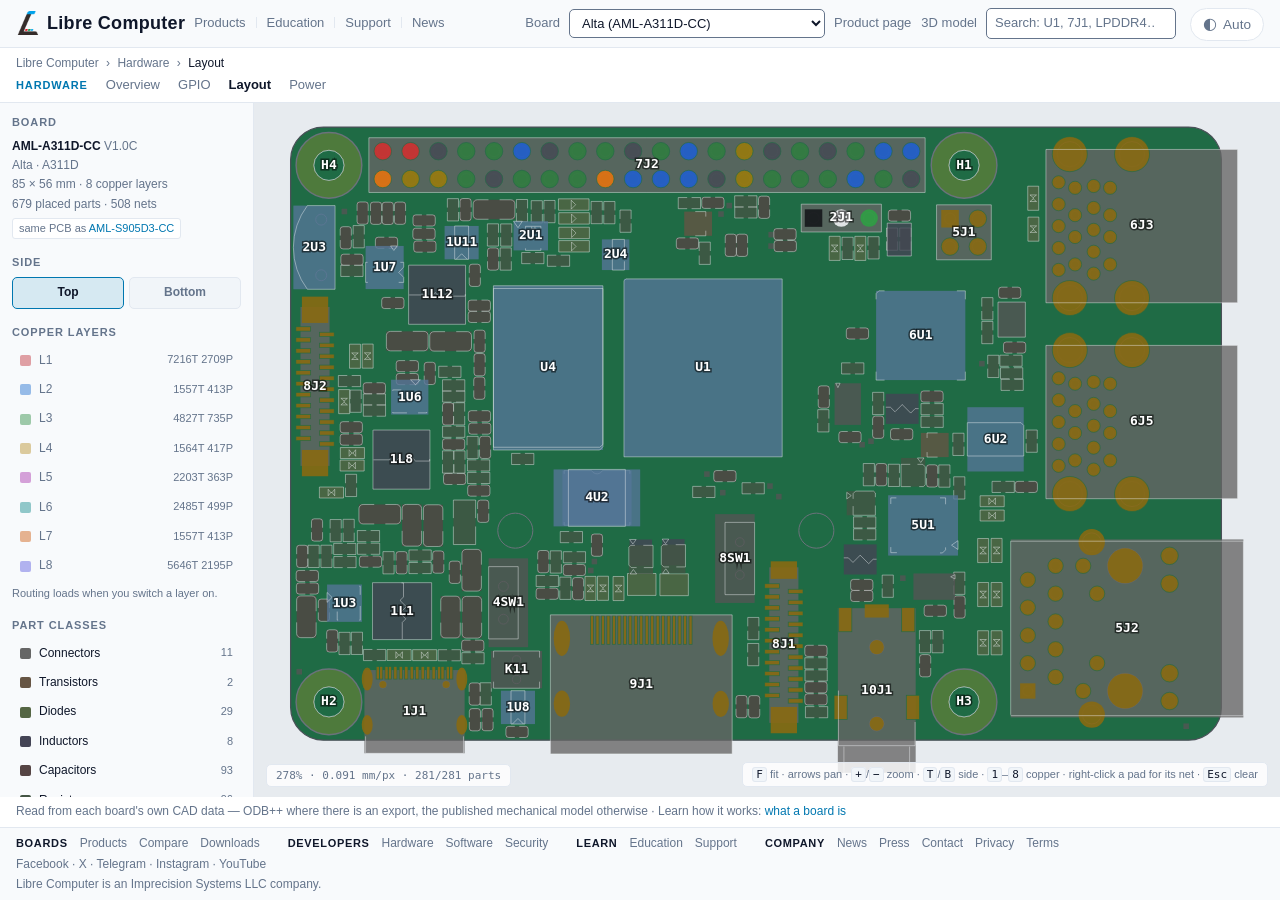
<file: index.html>
<!DOCTYPE html>
<html lang="en">
<head>
<meta charset="utf-8">
<!-- Scripts from this site only, plus the inline theme snippet by its sha256
     (tools/check-kit.py recomputes it); data, styles and images same-origin,
     data: for the kit's logo. GitHub Pages sets no headers, so it is a meta. -->
<meta http-equiv="Content-Security-Policy" content="default-src 'self'; script-src 'self' 'sha256-oHIc59mqgn9ICn5smlJlKAoSorMm9lRvLXPlZJXSqW8='; style-src 'self' 'unsafe-inline'; img-src 'self' data:; object-src 'none'; base-uri 'none'; form-action 'none'">
<meta name="referrer" content="strict-origin-when-cross-origin">
<meta name="viewport" content="width=device-width, initial-scale=1">
<title>Libre Computer Board Layout</title>
<meta name="description" content="Interactive PCB placement and routing viewer for Libre Computer single-board computers — every part, footprint, net and copper layer, read from the boards' own CAD data.">
<!-- og -->
<meta property="og:type" content="website">
<meta property="og:site_name" content="Libre Computer">
<meta property="og:title" content="Libre Computer Board Layout">
<meta property="og:description" content="Interactive PCB placement and routing viewer for Libre Computer single-board computers — every part, footprint, net and copper layer, read from the boards' own CAD data.">
<meta property="og:url" content="https://layout.hardware.libre.computer/">
<meta property="og:image" content="https://libre.computer/images/ogImage.webp">
<meta name="twitter:card" content="summary_large_image">
<!-- /og -->
<link rel="canonical" href="https://layout.hardware.libre.computer/">
<link rel="icon" href="data:,">
<link rel="stylesheet" href="css/lc-kit.css">
<link rel="stylesheet" href="css/style.css">
<!-- Sets the theme before first paint, so a dark visitor never sees a white
     flash. Must stay inline and must stay ahead of the stylesheets; the copy
     is checked by tools/lc-ui-kit/sync.py against HEAD_SNIPPET in lc-kit.js. -->
<script>try{var q=new URLSearchParams(location.search),e=q.get("embed")==="1",t=e&&q.get("theme");if(e)document.documentElement.classList.add("lc-embed");var p=t==="light"||t==="dark"?t:localStorage.getItem("theme")||"auto";if(p==="dark"||(p==="auto"&&matchMedia("(prefers-color-scheme: dark)").matches))document.documentElement.classList.add("dark")}catch(x){}</script>
</head>
<body>
<a class="lc-skip" href="#main">Skip to content</a>

<header class="lc-topbar">
  <div class="lc-brand">
    <a class="lc-brand-name" href="https://libre.computer">Libre Computer</a>
    <nav class="lc-sites" aria-label="Libre Computer sites">
      <a class="lc-site" href="https://libre.computer/products/">Products</a>
      <a class="lc-site" href="https://education.libre.computer/">Education</a>
      <a class="lc-site" href="https://hub.libre.computer/">Support</a>
      <a class="lc-site" href="https://libre.computer/news/">News</a>
    </nav>
  </div>
  <div class="lc-controls">
    <label for="board-select">Board</label>
    <select id="board-select" aria-label="Select board"></select>
    <input id="search" type="search" placeholder="Search: U1, 7J1, LPDDR4…" autocomplete="off" spellcheck="false" aria-label="Search by reference designator or footprint">
  </div>
</header>
<nav class="lc-subnav" aria-label="Hardware">
    <div class="lc-subnav-sites">
      <nav class="lc-crumbs" aria-label="Breadcrumb"><a href="https://libre.computer/">Libre Computer</a> <span aria-hidden="true">›</span> <a href="https://hardware.libre.computer/">Hardware</a> <span aria-hidden="true">›</span> <span aria-current="page">Layout</span></nav>
      <script type="application/ld+json">{"@context": "https://schema.org", "@type": "BreadcrumbList", "itemListElement": [{"@type": "ListItem", "position": 1, "name": "Libre Computer", "item": "https://libre.computer/"}, {"@type": "ListItem", "position": 2, "name": "Hardware", "item": "https://hardware.libre.computer/"}, {"@type": "ListItem", "position": 3, "name": "Layout", "item": "https://layout.hardware.libre.computer/"}]}</script>
      <span class="lc-subnav-label">Hardware</span>
      <a href="https://hardware.libre.computer/">Overview</a>
      <a data-lc-site href="https://gpio.hardware.libre.computer/">GPIO</a>
      <a href="https://layout.hardware.libre.computer/" aria-current="true">Layout</a>
      <a data-lc-site href="https://power.hardware.libre.computer/">Power</a>
    </div>
</nav>

<div class="lc-notices" id="notices"></div>

<main class="lc-main" id="main">
  <h1 class="lc-vh">Board layout</h1>
  <aside class="lc-panel" id="sidebar">
    <h3>Board</h3>
    <div id="board-meta"></div>

    <h3>Side</h3>
    <div class="lc-seg" id="side-seg" role="group" aria-label="Board side"></div>

    <h3>Copper layers</h3>
    <div id="copper-toggles"></div>
    <p id="copper-note"></p>

    <h3>Part classes</h3>
    <div id="cat-toggles"></div>

    <h3>Parts</h3>
    <div id="comp-list" role="listbox" tabindex="0" aria-label="Placed parts"></div>
    <div id="detail"></div>
    <p id="announce" class="lc-vh" role="status"></p>

    <!-- The parts list as plain HTML, drawn in by tools/render.mjs (and
         redrawn by js/app.js on a change of board): js/parts.js -->
    <h3>Parts list</h3>
    <div id="parts-text"><details class="parts-text"><summary>Boards</summary><p>Interactive PCB placement and routing viewer for Libre Computer single-board computers — every part, footprint, net and copper layer, read from the boards&#39; own CAD data.</p><ul><li><a href="/aml-s905x-cc/">Le Potato (AML-S905X-CC)</a> S905X, 84 × 56 mm</li><li><a href="/aml-s905x-cc-v2/">Sweet Potato (AML-S905X-CC-V2)</a> S905X, 85 × 56 mm</li><li><a href="/aml-s805x-ac/">La Frite (AML-S805X-AC)</a> S805X, 56 × 65 mm</li><li><a href="/aml-s805x-ac-v2/">Das Frite (AML-S805X-AC-V2)</a> S805X, 56 × 65 mm</li><li><a href="/aml-a311d-cc/">Alta (AML-A311D-CC)</a> A311D, 85 × 56 mm</li><li><a href="/aml-s905d3-cc/">Solitude (AML-S905D3-CC)</a> S905D3, 85 × 56 mm</li><li><a href="/roc-rk3328-cc/">Renegade (ROC-RK3328-CC)</a> RK3328, 85 × 56 mm</li><li><a href="/all-h3-cc/">Tritium (ALL-H3-CC)</a> H2+/H3/H5, 84 × 56 mm</li></ul></details></div><!-- /parts -->
  </aside>

  <!-- Focusable so the keys pan and zoom it; the parts themselves are picked
       from the Parts list, which is the drawing's keyboard route -->
  <div id="stage" tabindex="0" role="region" aria-label="Board drawing" aria-describedby="keys">
    <canvas id="canvas" aria-hidden="true"></canvas>
    <div id="tooltip" class="lc-tooltip" hidden></div>
    <div id="hud"></div>
    <!-- The copper and net parts are filled in per board: the layer count
         differs (6 or 8), and the board imported from a mechanical model has
         neither, where this used to promise both and contradict the sidebar's
         own "This export carries no copper layers". -->
    <div id="keys"></div>
    <div id="spinner" hidden></div>
  </div>
</main>

<p class="lc-page-note">Read from each board's own CAD data — ODB++ where there is an export,
  the published mechanical model otherwise ·
  Learn how it works: <a href="https://education.libre.computer/modules/what-a-board-is/">what a board is</a></p>
<footer class="lc-footer">
  <nav class="lc-footer-links" aria-label="Libre Computer">
    <div class="lc-footer-group"><span class="lc-footer-head">Boards</span><a href="https://libre.computer/products/">Products</a><a href="https://libre.computer/compare/">Compare</a><a href="https://libre.computer/downloads/">Downloads</a></div>
    <div class="lc-footer-group"><span class="lc-footer-head">Developers</span><a href="https://hardware.libre.computer/">Hardware</a><a href="https://software.libre.computer/">Software</a><a href="https://libre.computer/security/">Security</a></div>
    <div class="lc-footer-group"><span class="lc-footer-head">Learn</span><a href="https://education.libre.computer/">Education</a><a href="https://hub.libre.computer/">Support</a></div>
    <div class="lc-footer-group"><span class="lc-footer-head">Company</span><a href="https://libre.computer/news/">News</a><a href="https://libre.computer/press/">Press</a><a href="https://libre.computer/#contact">Contact</a><a href="https://libre.computer/privacy/">Privacy</a><a href="https://libre.computer/terms/">Terms</a></div>
  </nav>
  <p class="lc-footer-social"><a href="https://facebook.com/librecomputer" rel="noopener">Facebook</a> &middot; <a href="https://x.com/LibreComputer" rel="noopener">X</a> &middot; <a href="https://t.me/libre_computer" rel="noopener">Telegram</a> &middot; <a href="https://www.instagram.com/librecomputer/" rel="noopener">Instagram</a> &middot; <a href="https://www.youtube.com/c/LibreComputer" rel="noopener">YouTube</a></p>
  <p class="lc-footer-company">Libre Computer is an <a href="https://imprecisionsystems.com/" rel="noopener">Imprecision Systems LLC</a> company.</p>
</footer>

<script type="module" src="js/app.js"></script>
</body>
</html>
</file>
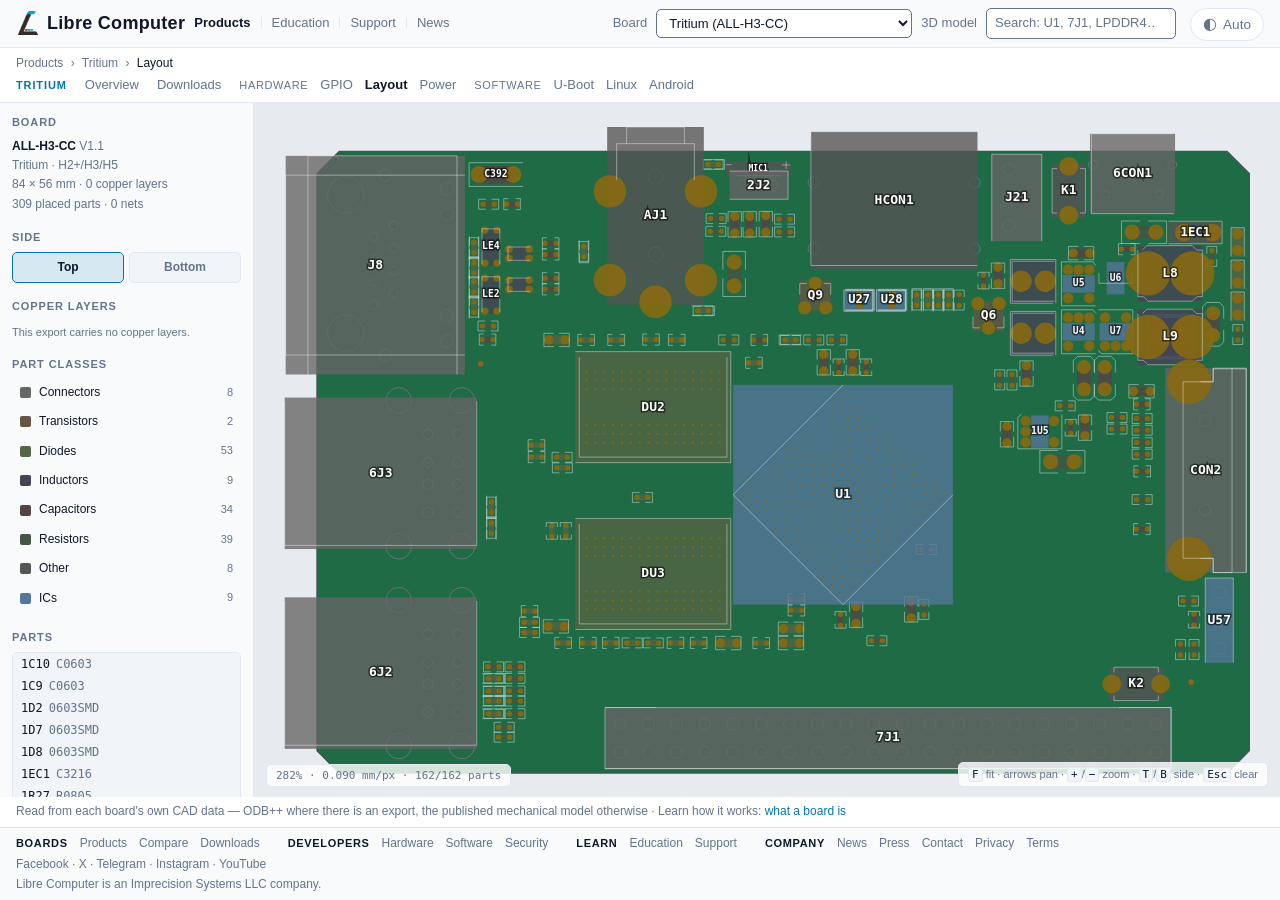
<file: all-h3-cc/index.html>
<!DOCTYPE html>
<html lang="en">
<head>
<meta charset="utf-8">
<!-- Scripts from this site only, plus the inline theme snippet by its sha256
     (tools/check-kit.py recomputes it); data, styles and images same-origin,
     data: for the kit's logo. GitHub Pages sets no headers, so it is a meta. -->
<meta http-equiv="Content-Security-Policy" content="default-src 'self'; script-src 'self' 'sha256-oHIc59mqgn9ICn5smlJlKAoSorMm9lRvLXPlZJXSqW8='; style-src 'self' 'unsafe-inline'; img-src 'self' data:; object-src 'none'; base-uri 'none'; form-action 'none'">
<meta name="referrer" content="strict-origin-when-cross-origin">
<meta name="viewport" content="width=device-width, initial-scale=1">
<title>Tritium (ALL-H3-CC) Board Layout — Libre Computer</title>
<meta name="description" content="Tritium (ALL-H3-CC) PCB layout, 84 × 56 mm: its connectors and main parts by reference designator, and an interactive viewer of every part&#39;s placement, read from the board&#39;s own CAD data.">
<!-- og -->
<meta property="og:type" content="website">
<meta property="og:site_name" content="Libre Computer">
<meta property="og:title" content="Tritium (ALL-H3-CC) Board Layout — Libre Computer">
<meta property="og:description" content="Tritium (ALL-H3-CC) PCB layout, 84 × 56 mm: its connectors and main parts by reference designator, and an interactive viewer of every part's placement, read from the board's own CAD data.">
<meta property="og:url" content="https://layout.hardware.libre.computer/all-h3-cc/">
<meta property="og:image" content="https://libre.computer/images/ogImage.webp">
<meta name="twitter:card" content="summary_large_image">
<!-- /og -->
<link rel="canonical" href="https://layout.hardware.libre.computer/all-h3-cc/">
<link rel="icon" href="data:,">
<link rel="stylesheet" href="../css/lc-kit.css">
<link rel="stylesheet" href="../css/style.css">
<!-- Sets the theme before first paint, so a dark visitor never sees a white
     flash. Must stay inline and must stay ahead of the stylesheets; the copy
     is checked by tools/lc-ui-kit/sync.py against HEAD_SNIPPET in lc-kit.js. -->
<script>try{var q=new URLSearchParams(location.search),e=q.get("embed")==="1",t=e&&q.get("theme");if(e)document.documentElement.classList.add("lc-embed");var p=t==="light"||t==="dark"?t:localStorage.getItem("theme")||"auto";if(p==="dark"||(p==="auto"&&matchMedia("(prefers-color-scheme: dark)").matches))document.documentElement.classList.add("dark")}catch(x){}</script>
</head>
<body data-board="all-h3-cc">
<a class="lc-skip" href="#main">Skip to content</a>

<header class="lc-topbar">
  <div class="lc-brand">
    <a class="lc-brand-name" href="https://libre.computer">Libre Computer</a>
    <nav class="lc-sites" aria-label="Libre Computer sites">
      <a class="lc-site" href="https://libre.computer/products/" aria-current="true">Products</a>
      <a class="lc-site" href="https://education.libre.computer/">Education</a>
      <a class="lc-site" href="https://hub.libre.computer/">Support</a>
      <a class="lc-site" href="https://libre.computer/news/">News</a>
    </nav>
  </div>
  <div class="lc-controls">
    <label for="board-select">Board</label>
    <select id="board-select" aria-label="Select board"></select>
    <input id="search" type="search" placeholder="Search: U1, 7J1, LPDDR4…" autocomplete="off" spellcheck="false" aria-label="Search by reference designator or footprint">
  </div>
</header>
<nav class="lc-subnav" aria-label="Hardware">
    <div class="lc-subnav-sites">
      <nav class="lc-crumbs" aria-label="Breadcrumb"><a href="https://libre.computer/products/">Products</a> <span aria-hidden="true">›</span> <a href="https://libre.computer/products/all-h3-cc/">Tritium</a> <span aria-hidden="true">›</span> <span aria-current="page">Layout</span></nav>
      <script type="application/ld+json">{"@context": "https://schema.org", "@type": "BreadcrumbList", "itemListElement": [{"@type": "ListItem", "position": 1, "name": "Products", "item": "https://libre.computer/products/"}, {"@type": "ListItem", "position": 2, "name": "Tritium", "item": "https://libre.computer/products/all-h3-cc/"}, {"@type": "ListItem", "position": 3, "name": "Layout", "item": "https://layout.hardware.libre.computer/all-h3-cc/"}]}</script>
      <span class="lc-subnav-label">Tritium</span>
      <a href="https://libre.computer/products/all-h3-cc/">Overview</a>
      <a href="https://libre.computer/downloads/all-h3-cc/">Downloads</a>
      <span class="lc-board-group"><span class="lc-board-group-label">Hardware</span> <a href="https://gpio.hardware.libre.computer/?board=all-h3-cc">GPIO</a> <a href="https://layout.hardware.libre.computer/all-h3-cc/" aria-current="page">Layout</a> <a href="https://power.hardware.libre.computer/all-h3-cc/">Power</a></span>
      <span class="lc-board-group"><span class="lc-board-group-label">Software</span> <a href="https://u-boot.software.libre.computer/features/all-h3-cc/">U-Boot</a> <a href="https://linux.software.libre.computer/features/all-h3-cc/">Linux</a> <a href="https://android.software.libre.computer/features/all-h3-cc/">Android</a></span>
    </div>
</nav>

<div class="lc-notices" id="notices"></div>

<main class="lc-main" id="main">
  <h1 class="lc-vh">Tritium (ALL-H3-CC) board layout</h1>
  <aside class="lc-panel" id="sidebar">
    <h3>Board</h3>
    <div id="board-meta"></div>

    <h3>Side</h3>
    <div class="lc-seg" id="side-seg" role="group" aria-label="Board side"></div>

    <h3>Copper layers</h3>
    <div id="copper-toggles"></div>
    <p id="copper-note"></p>

    <h3>Part classes</h3>
    <div id="cat-toggles"></div>

    <h3>Parts</h3>
    <div id="comp-list" role="listbox" tabindex="0" aria-label="Placed parts"></div>
    <div id="detail"></div>
    <p id="announce" class="lc-vh" role="status"></p>

    <!-- The parts list as plain HTML, drawn in by tools/render.mjs (and
         redrawn by js/app.js on a change of board): js/parts.js -->
    <h3>Parts list</h3>
    <div id="parts-text"><details class="parts-text"><summary>Tritium (ALL-H3-CC): connectors and main parts</summary><p>Tritium (ALL-H3-CC): revision V1.1, H2+/H3/H5 SoC, 84 × 56 mm, no copper layers in this export, 309 placed parts.</p><table class="lc-table parts-table"><caption>Connectors (10)</caption><thead><tr><th scope="col">Ref</th><th scope="col">Part</th><th scope="col">Side</th></tr></thead><tbody><tr><th scope="row">2J2</th><td><span class="fp">CN-2P54-2P, 2 pins</span></td><td>Top</td></tr><tr><th scope="row">4CON1</th><td><span class="fp">30P-0.4MM-M, 30 pins</span></td><td>Bottom</td></tr><tr><th scope="row">6CON1</th><td><span class="fp">USB-MICRO-DIP, 11 pins</span></td><td>Top</td></tr><tr><th scope="row">6J2</th><td><span class="fp">GXK-12USB, 12 pins</span></td><td>Top</td></tr><tr><th scope="row">6J3</th><td><span class="fp">GXK-12USB, 12 pins</span></td><td>Top</td></tr><tr><th scope="row">7J1</th><td><span class="fp">CN-2P00-2X20P, 40 pins</span></td><td>Top</td></tr><tr><th scope="row">CON2</th><td><span class="fp">FPC24PIN_0_5MM_TOP, 26 pins</span></td><td>Top</td></tr><tr><th scope="row">CON11</th><td><span class="fp">TFCARD, 15 pins</span></td><td>Bottom</td></tr><tr><th scope="row">J8</th><td><span class="fp">RJ-45B, 16 pins</span></td><td>Top</td></tr><tr><th scope="row">J21</th><td><span class="fp">CN-2P54-3P, 3 pins</span></td><td>Top</td></tr></tbody></table><table class="lc-table parts-table"><caption>ICs (9)</caption><thead><tr><th scope="col">Ref</th><th scope="col">Part</th><th scope="col">Side</th></tr></thead><tbody><tr><th scope="row">1U5</th><td><span class="fp">SOT23-5, 5 pins</span></td><td>Top</td></tr><tr><th scope="row">U1</th><td><span class="fp">BGA347P0_65B14X14, 347 pins</span></td><td>Top</td></tr><tr><th scope="row">U4</th><td><span class="fp">SOT23-5, 5 pins</span></td><td>Top</td></tr><tr><th scope="row">U5</th><td><span class="fp">SOT23-5, 5 pins</span></td><td>Top</td></tr><tr><th scope="row">U6</th><td><span class="fp">SOT23-6, 6 pins</span></td><td>Top</td></tr><tr><th scope="row">U7</th><td><span class="fp">SOT23-5, 5 pins</span></td><td>Top</td></tr><tr><th scope="row">U27</th><td><span class="fp">RCLAMP0524P, 10 pins</span></td><td>Top</td></tr><tr><th scope="row">U28</th><td><span class="fp">RCLAMP0524P, 10 pins</span></td><td>Top</td></tr><tr><th scope="row">U57</th><td><span class="fp">DIP-IR, 3 pins</span></td><td>Top</td></tr></tbody></table></details></div><!-- /parts -->
  </aside>

  <!-- Focusable so the keys pan and zoom it; the parts themselves are picked
       from the Parts list, which is the drawing's keyboard route -->
  <div id="stage" tabindex="0" role="region" aria-label="Board drawing" aria-describedby="keys">
    <canvas id="canvas" aria-hidden="true"></canvas>
    <div id="tooltip" class="lc-tooltip" hidden></div>
    <div id="hud"></div>
    <!-- The copper and net parts are filled in per board: the layer count
         differs (6 or 8), and the board imported from a mechanical model has
         neither, where this used to promise both and contradict the sidebar's
         own "This export carries no copper layers". -->
    <div id="keys"></div>
    <div id="spinner" hidden></div>
  </div>
</main>

<p class="lc-page-note">Read from each board's own CAD data — ODB++ where there is an export,
  the published mechanical model otherwise ·
  Learn how it works: <a href="https://education.libre.computer/modules/what-a-board-is/">what a board is</a></p>
<footer class="lc-footer">
  <nav class="lc-footer-links" aria-label="Libre Computer">
    <div class="lc-footer-group"><span class="lc-footer-head">Boards</span><a href="https://libre.computer/products/">Products</a><a href="https://libre.computer/compare/">Compare</a><a href="https://libre.computer/downloads/">Downloads</a></div>
    <div class="lc-footer-group"><span class="lc-footer-head">Developers</span><a href="https://hardware.libre.computer/">Hardware</a><a href="https://software.libre.computer/">Software</a><a href="https://libre.computer/security/">Security</a></div>
    <div class="lc-footer-group"><span class="lc-footer-head">Learn</span><a href="https://education.libre.computer/">Education</a><a href="https://hub.libre.computer/">Support</a></div>
    <div class="lc-footer-group"><span class="lc-footer-head">Company</span><a href="https://libre.computer/news/">News</a><a href="https://libre.computer/press/">Press</a><a href="https://libre.computer/#contact">Contact</a><a href="https://libre.computer/privacy/">Privacy</a><a href="https://libre.computer/terms/">Terms</a></div>
  </nav>
  <p class="lc-footer-social"><a href="https://facebook.com/librecomputer" rel="noopener">Facebook</a> &middot; <a href="https://x.com/LibreComputer" rel="noopener">X</a> &middot; <a href="https://t.me/libre_computer" rel="noopener">Telegram</a> &middot; <a href="https://www.instagram.com/librecomputer/" rel="noopener">Instagram</a> &middot; <a href="https://www.youtube.com/c/LibreComputer" rel="noopener">YouTube</a></p>
  <p class="lc-footer-company">Libre Computer is an <a href="https://imprecisionsystems.com/" rel="noopener">Imprecision Systems LLC</a> company.</p>
</footer>

<script type="module" src="../js/app.js"></script>
</body>
</html>
</file>
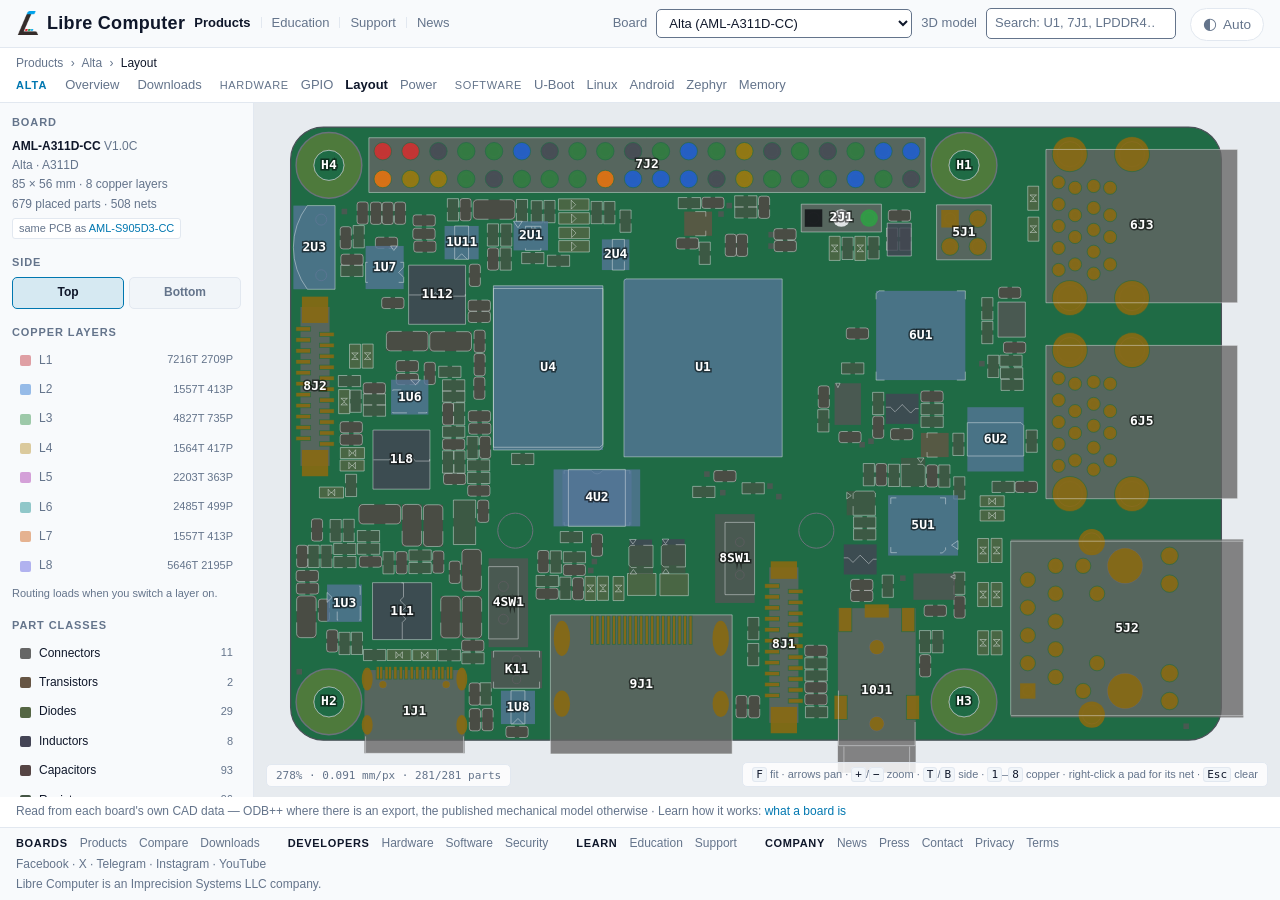
<file: aml-a311d-cc/index.html>
<!DOCTYPE html>
<html lang="en">
<head>
<meta charset="utf-8">
<!-- Scripts from this site only, plus the inline theme snippet by its sha256
     (tools/check-kit.py recomputes it); data, styles and images same-origin,
     data: for the kit's logo. GitHub Pages sets no headers, so it is a meta. -->
<meta http-equiv="Content-Security-Policy" content="default-src 'self'; script-src 'self' 'sha256-oHIc59mqgn9ICn5smlJlKAoSorMm9lRvLXPlZJXSqW8='; style-src 'self' 'unsafe-inline'; img-src 'self' data:; object-src 'none'; base-uri 'none'; form-action 'none'">
<meta name="referrer" content="strict-origin-when-cross-origin">
<meta name="viewport" content="width=device-width, initial-scale=1">
<title>Alta (AML-A311D-CC) Board Layout — Libre Computer</title>
<meta name="description" content="Alta (AML-A311D-CC) PCB layout, 85 × 56 mm: its connectors and main parts by reference designator, and an interactive viewer of every part&#39;s placement and copper routing, read from the board&#39;s own CAD data.">
<!-- og -->
<meta property="og:type" content="website">
<meta property="og:site_name" content="Libre Computer">
<meta property="og:title" content="Alta (AML-A311D-CC) Board Layout — Libre Computer">
<meta property="og:description" content="Alta (AML-A311D-CC) PCB layout, 85 × 56 mm: its connectors and main parts by reference designator, and an interactive viewer of every part's placement and copper routing, read from the board's own CAD data.">
<meta property="og:url" content="https://layout.hardware.libre.computer/aml-a311d-cc/">
<meta property="og:image" content="https://libre.computer/images/ogImage.webp">
<meta name="twitter:card" content="summary_large_image">
<!-- /og -->
<link rel="canonical" href="https://layout.hardware.libre.computer/aml-a311d-cc/">
<link rel="icon" href="data:,">
<link rel="stylesheet" href="../css/lc-kit.css">
<link rel="stylesheet" href="../css/style.css">
<!-- Sets the theme before first paint, so a dark visitor never sees a white
     flash. Must stay inline and must stay ahead of the stylesheets; the copy
     is checked by tools/lc-ui-kit/sync.py against HEAD_SNIPPET in lc-kit.js. -->
<script>try{var q=new URLSearchParams(location.search),e=q.get("embed")==="1",t=e&&q.get("theme");if(e)document.documentElement.classList.add("lc-embed");var p=t==="light"||t==="dark"?t:localStorage.getItem("theme")||"auto";if(p==="dark"||(p==="auto"&&matchMedia("(prefers-color-scheme: dark)").matches))document.documentElement.classList.add("dark")}catch(x){}</script>
</head>
<body data-board="aml-a311d-cc">
<a class="lc-skip" href="#main">Skip to content</a>

<header class="lc-topbar">
  <div class="lc-brand">
    <a class="lc-brand-name" href="https://libre.computer">Libre Computer</a>
    <nav class="lc-sites" aria-label="Libre Computer sites">
      <a class="lc-site" href="https://libre.computer/products/" aria-current="true">Products</a>
      <a class="lc-site" href="https://education.libre.computer/">Education</a>
      <a class="lc-site" href="https://hub.libre.computer/">Support</a>
      <a class="lc-site" href="https://libre.computer/news/">News</a>
    </nav>
  </div>
  <div class="lc-controls">
    <label for="board-select">Board</label>
    <select id="board-select" aria-label="Select board"></select>
    <input id="search" type="search" placeholder="Search: U1, 7J1, LPDDR4…" autocomplete="off" spellcheck="false" aria-label="Search by reference designator or footprint">
  </div>
</header>
<nav class="lc-subnav" aria-label="Hardware">
    <div class="lc-subnav-sites">
      <nav class="lc-crumbs" aria-label="Breadcrumb"><a href="https://libre.computer/products/">Products</a> <span aria-hidden="true">›</span> <a href="https://libre.computer/products/aml-a311d-cc/">Alta</a> <span aria-hidden="true">›</span> <span aria-current="page">Layout</span></nav>
      <script type="application/ld+json">{"@context": "https://schema.org", "@type": "BreadcrumbList", "itemListElement": [{"@type": "ListItem", "position": 1, "name": "Products", "item": "https://libre.computer/products/"}, {"@type": "ListItem", "position": 2, "name": "Alta", "item": "https://libre.computer/products/aml-a311d-cc/"}, {"@type": "ListItem", "position": 3, "name": "Layout", "item": "https://layout.hardware.libre.computer/aml-a311d-cc/"}]}</script>
      <span class="lc-subnav-label">Alta</span>
      <a href="https://libre.computer/products/aml-a311d-cc/">Overview</a>
      <a href="https://libre.computer/downloads/aml-a311d-cc/">Downloads</a>
      <span class="lc-board-group"><span class="lc-board-group-label">Hardware</span> <a href="https://gpio.hardware.libre.computer/aml-a311d-cc/">GPIO</a> <a href="https://layout.hardware.libre.computer/aml-a311d-cc/" aria-current="page">Layout</a> <a href="https://power.hardware.libre.computer/aml-a311d-cc/">Power</a></span>
      <span class="lc-board-group"><span class="lc-board-group-label">Software</span> <a href="https://u-boot.software.libre.computer/features/aml-a311d-cc/">U-Boot</a> <a href="https://linux.software.libre.computer/features/aml-a311d-cc/">Linux</a> <a href="https://android.software.libre.computer/features/aml-a311d-cc/">Android</a> <a href="https://zephyr.software.libre.computer/features/aml-a311d-cc/">Zephyr</a> <a href="https://memory.software.libre.computer/amlogic/?dram=2048">Memory</a></span>
    </div>
</nav>

<div class="lc-notices" id="notices"></div>

<main class="lc-main" id="main">
  <h1 class="lc-vh">Alta (AML-A311D-CC) board layout</h1>
  <aside class="lc-panel" id="sidebar">
    <h3>Board</h3>
    <div id="board-meta"></div>

    <h3>Side</h3>
    <div class="lc-seg" id="side-seg" role="group" aria-label="Board side"></div>

    <h3>Copper layers</h3>
    <div id="copper-toggles"></div>
    <p id="copper-note"></p>

    <h3>Part classes</h3>
    <div id="cat-toggles"></div>

    <h3>Parts</h3>
    <div id="comp-list" role="listbox" tabindex="0" aria-label="Placed parts"></div>
    <div id="detail"></div>
    <p id="announce" class="lc-vh" role="status"></p>

    <!-- The parts list as plain HTML, drawn in by tools/render.mjs (and
         redrawn by js/app.js on a change of board): js/parts.js -->
    <h3>Parts list</h3>
    <div id="parts-text"><details class="parts-text"><summary>Alta (AML-A311D-CC): connectors and main parts</summary><p>Alta (AML-A311D-CC): revision V1.0C, A311D SoC, 85 × 56 mm, 8 copper layers, 679 placed parts, 508 nets.</p><table class="lc-table parts-table"><caption>Connectors (13)</caption><thead><tr><th scope="col">Ref</th><th scope="col">Part</th><th scope="col">Side</th></tr></thead><tbody><tr><th scope="row">1J1</th><td><span class="fp">TYPE-C_SOCKET_16, 22 pins</span></td><td>Top</td></tr><tr><th scope="row">2J1</th><td><span class="fp">CON3-2.54MM, 3 pins</span></td><td>Top</td></tr><tr><th scope="row">4J1</th><td><span class="fp">CON_30PIN_0D4_SMT, 34 pins</span></td><td>Bottom</td></tr><tr><th scope="row">5J1</th><td><span class="fp">CON4_1, 4 pins</span></td><td>Top</td></tr><tr><th scope="row">5J2</th><td><span class="fp">RJ45_P_2, 22 pins</span></td><td>Top</td></tr><tr><th scope="row">6J1</th><td><span class="fp">TF-CARD-SMALL, 16 pins</span></td><td>Bottom</td></tr><tr><th scope="row">6J3</th><td><span class="fp">USB3.0_D_1, 22 pins</span></td><td>Top</td></tr><tr><th scope="row">6J5</th><td><span class="fp">USB3.0_D_1, 22 pins</span></td><td>Top</td></tr><tr><th scope="row">7J2</th><td><span class="fp">CON40-2X20-2.54MM-DIP, 40 pins</span></td><td>Top</td></tr><tr><th scope="row">8J1</th><td><span class="fp">CON22C_0, 24 pins</span></td><td>Top</td></tr><tr><th scope="row">8J2</th><td><span class="fp">CON22C_0, 24 pins</span></td><td>Top</td></tr><tr><th scope="row">9J1</th><td><span class="fp">J-HDMI-TYPE-A-19P_0, 23 pins</span></td><td>Top</td></tr><tr><th scope="row">10J1</th><td><span class="fp">PJ-322, 7 pins</span></td><td>Top</td></tr></tbody></table><table class="lc-table parts-table"><caption>ICs (23)</caption><thead><tr><th scope="col">Ref</th><th scope="col">Part</th><th scope="col">Side</th></tr></thead><tbody><tr><th scope="row">1U1</th><td><span class="fp">TPS56528DDA, 9 pins</span></td><td>Bottom</td></tr><tr><th scope="row">1U2</th><td>LDO · WL2803E25-5<br><span class="fp">WL2003E, 5 pins</span></td><td>Bottom</td></tr><tr><th scope="row">1U3</th><td><span class="fp">MP1495_0, 12 pins</span></td><td>Top</td></tr><tr><th scope="row">1U4</th><td>LDO · WL2803E25-5<br><span class="fp">WL2003E, 5 pins</span></td><td>Bottom</td></tr><tr><th scope="row">1U5</th><td>LDO · WL2803E25-5<br><span class="fp">WL2003E, 5 pins</span></td><td>Bottom</td></tr><tr><th scope="row">1U6</th><td><span class="fp">MP1495_0, 12 pins</span></td><td>Top</td></tr><tr><th scope="row">1U7</th><td>LDO · WL2803E25-5<br><span class="fp">WL2003E, 5 pins</span></td><td>Top</td></tr><tr><th scope="row">1U8</th><td>IC DC-DC · SY8120B1ABC<br><span class="fp">SY81XX, 6 pins</span></td><td>Top</td></tr><tr><th scope="row">1U11</th><td>IC DC-DC · SY8120B1ABC<br><span class="fp">SY81XX, 6 pins</span></td><td>Top</td></tr><tr><th scope="row">1U12</th><td>IC DC-DC · SY8120B1ABC<br><span class="fp">SY81XX, 6 pins</span></td><td>Bottom</td></tr><tr><th scope="row">2U1</th><td>LMV331ICT<br><span class="fp">LMV331, 5 pins</span></td><td>Top</td></tr><tr><th scope="row">2U2</th><td>MAX809RD/RS809R<br><span class="fp">MAX809RD, 3 pins</span></td><td>Bottom</td></tr><tr><th scope="row">2U3</th><td>Infrared Remote-control receiver · IRM-3638N3<br><span class="fp">IR_1, 3 pins</span></td><td>Top</td></tr><tr><th scope="row">2U4</th><td>TL431AIDBZR<br><span class="fp">TL431_2, 3 pins</span></td><td>Top</td></tr><tr><th scope="row">4U1</th><td><span class="fp">NOR_FLASH_1, 9 pins</span></td><td>Top</td></tr><tr><th scope="row">4U2</th><td>GD25LQ128DSEGR<br><span class="fp">NOR_FLASH, 8 pins</span></td><td>Top</td></tr><tr><th scope="row">5U1</th><td><span class="fp">RTL8211F_FD_FI_FDI, 41 pins</span></td><td>Top</td></tr><tr><th scope="row">6U1</th><td><span class="fp">GL3510_QFN64, 65 pins</span></td><td>Top</td></tr><tr><th scope="row">6U2</th><td><span class="fp">FLASH_1, 8 pins</span></td><td>Top</td></tr><tr><th scope="row">10U2</th><td><span class="fp">DIO2103CT14, 14 pins</span></td><td>Bottom</td></tr><tr><th scope="row">10U3</th><td>MP8756GD<br><span class="fp">MP1495_1, 5 pins</span></td><td>Bottom</td></tr><tr><th scope="row">U1</th><td>S905D2<br><span class="fp">G12A_16X14_3MM_20180105, 454 pins</span></td><td>Top</td></tr><tr><th scope="row">U4</th><td>LPDDR4_MO_311-200<br><span class="fp">LPDDR4_MO_1, 200 pins</span></td><td>Top</td></tr></tbody></table></details></div><!-- /parts -->
  </aside>

  <!-- Focusable so the keys pan and zoom it; the parts themselves are picked
       from the Parts list, which is the drawing's keyboard route -->
  <div id="stage" tabindex="0" role="region" aria-label="Board drawing" aria-describedby="keys">
    <canvas id="canvas" aria-hidden="true"></canvas>
    <div id="tooltip" class="lc-tooltip" hidden></div>
    <div id="hud"></div>
    <!-- The copper and net parts are filled in per board: the layer count
         differs (6 or 8), and the board imported from a mechanical model has
         neither, where this used to promise both and contradict the sidebar's
         own "This export carries no copper layers". -->
    <div id="keys"></div>
    <div id="spinner" hidden></div>
  </div>
</main>

<p class="lc-page-note">Read from each board's own CAD data — ODB++ where there is an export,
  the published mechanical model otherwise ·
  Learn how it works: <a href="https://education.libre.computer/modules/what-a-board-is/">what a board is</a></p>
<footer class="lc-footer">
  <nav class="lc-footer-links" aria-label="Libre Computer">
    <div class="lc-footer-group"><span class="lc-footer-head">Boards</span><a href="https://libre.computer/products/">Products</a><a href="https://libre.computer/compare/">Compare</a><a href="https://libre.computer/downloads/">Downloads</a></div>
    <div class="lc-footer-group"><span class="lc-footer-head">Developers</span><a href="https://hardware.libre.computer/">Hardware</a><a href="https://software.libre.computer/">Software</a><a href="https://libre.computer/security/">Security</a></div>
    <div class="lc-footer-group"><span class="lc-footer-head">Learn</span><a href="https://education.libre.computer/">Education</a><a href="https://hub.libre.computer/">Support</a></div>
    <div class="lc-footer-group"><span class="lc-footer-head">Company</span><a href="https://libre.computer/news/">News</a><a href="https://libre.computer/press/">Press</a><a href="https://libre.computer/#contact">Contact</a><a href="https://libre.computer/privacy/">Privacy</a><a href="https://libre.computer/terms/">Terms</a></div>
  </nav>
  <p class="lc-footer-social"><a href="https://facebook.com/librecomputer" rel="noopener">Facebook</a> &middot; <a href="https://x.com/LibreComputer" rel="noopener">X</a> &middot; <a href="https://t.me/libre_computer" rel="noopener">Telegram</a> &middot; <a href="https://www.instagram.com/librecomputer/" rel="noopener">Instagram</a> &middot; <a href="https://www.youtube.com/c/LibreComputer" rel="noopener">YouTube</a></p>
  <p class="lc-footer-company">Libre Computer is an <a href="https://imprecisionsystems.com/" rel="noopener">Imprecision Systems LLC</a> company.</p>
</footer>

<script type="module" src="../js/app.js"></script>
</body>
</html>
</file>
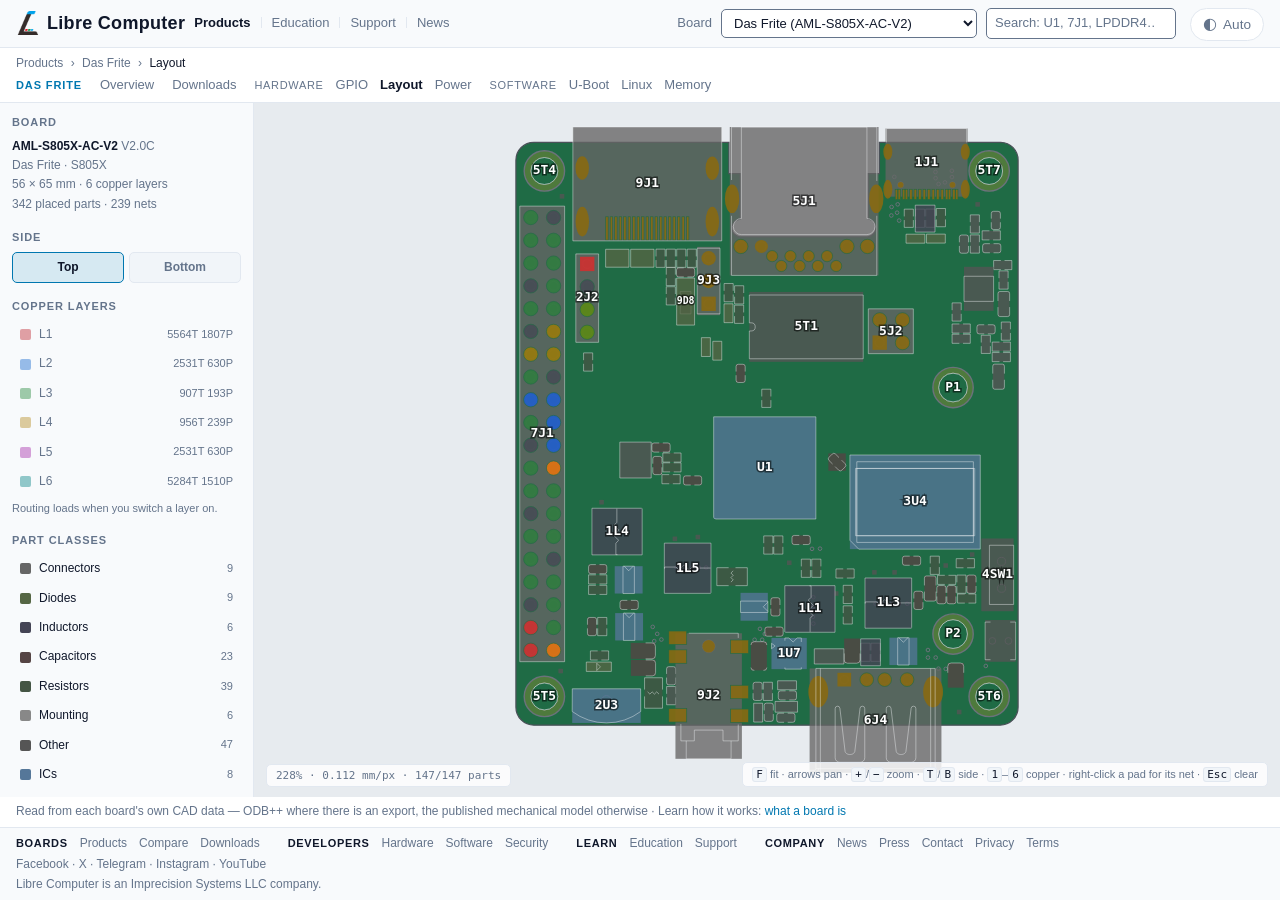
<file: aml-s805x-ac-v2/index.html>
<!DOCTYPE html>
<html lang="en">
<head>
<meta charset="utf-8">
<!-- Scripts from this site only, plus the inline theme snippet by its sha256
     (tools/check-kit.py recomputes it); data, styles and images same-origin,
     data: for the kit's logo. GitHub Pages sets no headers, so it is a meta. -->
<meta http-equiv="Content-Security-Policy" content="default-src 'self'; script-src 'self' 'sha256-oHIc59mqgn9ICn5smlJlKAoSorMm9lRvLXPlZJXSqW8='; style-src 'self' 'unsafe-inline'; img-src 'self' data:; object-src 'none'; base-uri 'none'; form-action 'none'">
<meta name="referrer" content="strict-origin-when-cross-origin">
<meta name="viewport" content="width=device-width, initial-scale=1">
<title>Das Frite (AML-S805X-AC-V2) Board Layout — Libre Computer</title>
<meta name="description" content="Das Frite (AML-S805X-AC-V2) PCB layout, 56 × 65 mm: its connectors and main parts by reference designator, and an interactive viewer of every part&#39;s placement and copper routing, read from the board&#39;s own CAD data.">
<!-- og -->
<meta property="og:type" content="website">
<meta property="og:site_name" content="Libre Computer">
<meta property="og:title" content="Das Frite (AML-S805X-AC-V2) Board Layout — Libre Computer">
<meta property="og:description" content="Das Frite (AML-S805X-AC-V2) PCB layout, 56 × 65 mm: its connectors and main parts by reference designator, and an interactive viewer of every part's placement and copper routing, read from the board's own CAD data.">
<meta property="og:url" content="https://layout.hardware.libre.computer/aml-s805x-ac-v2/">
<meta property="og:image" content="https://libre.computer/images/ogImage.webp">
<meta name="twitter:card" content="summary_large_image">
<!-- /og -->
<link rel="canonical" href="https://layout.hardware.libre.computer/aml-s805x-ac-v2/">
<link rel="icon" href="data:,">
<link rel="stylesheet" href="../css/lc-kit.css">
<link rel="stylesheet" href="../css/style.css">
<!-- Sets the theme before first paint, so a dark visitor never sees a white
     flash. Must stay inline and must stay ahead of the stylesheets; the copy
     is checked by tools/lc-ui-kit/sync.py against HEAD_SNIPPET in lc-kit.js. -->
<script>try{var q=new URLSearchParams(location.search),e=q.get("embed")==="1",t=e&&q.get("theme");if(e)document.documentElement.classList.add("lc-embed");var p=t==="light"||t==="dark"?t:localStorage.getItem("theme")||"auto";if(p==="dark"||(p==="auto"&&matchMedia("(prefers-color-scheme: dark)").matches))document.documentElement.classList.add("dark")}catch(x){}</script>
</head>
<body data-board="aml-s805x-ac-v2">
<a class="lc-skip" href="#main">Skip to content</a>

<header class="lc-topbar">
  <div class="lc-brand">
    <a class="lc-brand-name" href="https://libre.computer">Libre Computer</a>
    <nav class="lc-sites" aria-label="Libre Computer sites">
      <a class="lc-site" href="https://libre.computer/products/" aria-current="true">Products</a>
      <a class="lc-site" href="https://education.libre.computer/">Education</a>
      <a class="lc-site" href="https://hub.libre.computer/">Support</a>
      <a class="lc-site" href="https://libre.computer/news/">News</a>
    </nav>
  </div>
  <div class="lc-controls">
    <label for="board-select">Board</label>
    <select id="board-select" aria-label="Select board"></select>
    <input id="search" type="search" placeholder="Search: U1, 7J1, LPDDR4…" autocomplete="off" spellcheck="false" aria-label="Search by reference designator or footprint">
  </div>
</header>
<nav class="lc-subnav" aria-label="Hardware">
    <div class="lc-subnav-sites">
      <nav class="lc-crumbs" aria-label="Breadcrumb"><a href="https://libre.computer/products/">Products</a> <span aria-hidden="true">›</span> <a href="https://libre.computer/products/aml-s805x-ac-v2/">Das Frite</a> <span aria-hidden="true">›</span> <span aria-current="page">Layout</span></nav>
      <script type="application/ld+json">{"@context": "https://schema.org", "@type": "BreadcrumbList", "itemListElement": [{"@type": "ListItem", "position": 1, "name": "Products", "item": "https://libre.computer/products/"}, {"@type": "ListItem", "position": 2, "name": "Das Frite", "item": "https://libre.computer/products/aml-s805x-ac-v2/"}, {"@type": "ListItem", "position": 3, "name": "Layout", "item": "https://layout.hardware.libre.computer/aml-s805x-ac-v2/"}]}</script>
      <span class="lc-subnav-label">Das Frite</span>
      <a href="https://libre.computer/products/aml-s805x-ac-v2/">Overview</a>
      <a href="https://libre.computer/downloads/aml-s805x-ac-v2/">Downloads</a>
      <span class="lc-board-group"><span class="lc-board-group-label">Hardware</span> <a href="https://gpio.hardware.libre.computer/aml-s805x-ac-v2/">GPIO</a> <a href="https://layout.hardware.libre.computer/aml-s805x-ac-v2/" aria-current="page">Layout</a> <a href="https://power.hardware.libre.computer/aml-s805x-ac-v2/">Power</a></span>
      <span class="lc-board-group"><span class="lc-board-group-label">Software</span> <a href="https://u-boot.software.libre.computer/features/aml-s805x-ac-v2/">U-Boot</a> <a href="https://linux.software.libre.computer/features/aml-s805x-ac-v2/">Linux</a> <a href="https://memory.software.libre.computer/amlogic/?dram=512">Memory</a></span>
    </div>
</nav>

<div class="lc-notices" id="notices"></div>

<main class="lc-main" id="main">
  <h1 class="lc-vh">Das Frite (AML-S805X-AC-V2) board layout</h1>
  <aside class="lc-panel" id="sidebar">
    <h3>Board</h3>
    <div id="board-meta"></div>

    <h3>Side</h3>
    <div class="lc-seg" id="side-seg" role="group" aria-label="Board side"></div>

    <h3>Copper layers</h3>
    <div id="copper-toggles"></div>
    <p id="copper-note"></p>

    <h3>Part classes</h3>
    <div id="cat-toggles"></div>

    <h3>Parts</h3>
    <div id="comp-list" role="listbox" tabindex="0" aria-label="Placed parts"></div>
    <div id="detail"></div>
    <p id="announce" class="lc-vh" role="status"></p>

    <!-- The parts list as plain HTML, drawn in by tools/render.mjs (and
         redrawn by js/app.js on a change of board): js/parts.js -->
    <h3>Parts list</h3>
    <div id="parts-text"><details class="parts-text"><summary>Das Frite (AML-S805X-AC-V2): connectors and main parts</summary><p>Das Frite (AML-S805X-AC-V2): revision V2.0C, S805X SoC, 56 × 65 mm, 6 copper layers, 342 placed parts, 239 nets.</p><table class="lc-table parts-table"><caption>Connectors (10)</caption><thead><tr><th scope="col">Ref</th><th scope="col">Part</th><th scope="col">Side</th></tr></thead><tbody><tr><th scope="row">1J1</th><td><span class="fp">TYPE-C_SOCKET_16, 22 pins</span></td><td>Top</td></tr><tr><th scope="row">2J2</th><td>4P-2.54MM<br><span class="fp">CON4-1X4, 4 pins</span></td><td>Top</td></tr><tr><th scope="row">4J1</th><td>ASE5S3010<br><span class="fp">CON_30PIN_0D4_SMT, 34 pins</span></td><td>Bottom</td></tr><tr><th scope="row">5J1</th><td>MJ88-B511-RSVS1<br><span class="fp">RJ45-MJ88-B511-RSVS1, 14 pins</span></td><td>Top</td></tr><tr><th scope="row">5J2</th><td>4P-2X2-2.54MM<br><span class="fp">CON4-2X2-2.54MM-DIP, 4 pins</span></td><td>Top</td></tr><tr><th scope="row">6J4</th><td>USB2.0-A-TYPE<br><span class="fp">J-USB-A_2, 6 pins</span></td><td>Top</td></tr><tr><th scope="row">7J1</th><td>40P-2X20-2.54MM<br><span class="fp">CON40-2X2, 40 pins</span></td><td>Top</td></tr><tr><th scope="row">9J1</th><td>HDA31-F1F1-1000-A<br><span class="fp">J-HDMI-TYPE-A-19P_0, 23 pins</span></td><td>Top</td></tr><tr><th scope="row">9J2</th><td><span class="fp">PJ-3106, 7 pins</span></td><td>Top</td></tr><tr><th scope="row">9J3</th><td>3P-2.54MM<br><span class="fp">CON3-1X3, 3 pins</span></td><td>Top</td></tr></tbody></table><table class="lc-table parts-table"><caption>ICs (14)</caption><thead><tr><th scope="col">Ref</th><th scope="col">Part</th><th scope="col">Side</th></tr></thead><tbody><tr><th scope="row">1U1</th><td>IC DC-DC · SY8120B1ABC<br><span class="fp">SY81XX, 6 pins</span></td><td>Top</td></tr><tr><th scope="row">1U2</th><td><span class="fp">LP5300, 6 pins</span></td><td>Bottom</td></tr><tr><th scope="row">1U3</th><td>IC DC-DC · SY8120B1ABC<br><span class="fp">SY81XX, 6 pins</span></td><td>Top</td></tr><tr><th scope="row">1U4</th><td>IC DC-DC · SY8120B1ABC<br><span class="fp">SY81XX, 6 pins</span></td><td>Top</td></tr><tr><th scope="row">1U5</th><td>LDO · WL2803E18-5<br><span class="fp">WL2003E, 5 pins</span></td><td>Bottom</td></tr><tr><th scope="row">1U6</th><td>IC DC-DC · SY8120B1ABC<br><span class="fp">SY81XX, 6 pins</span></td><td>Top</td></tr><tr><th scope="row">1U7</th><td>LDO · WL2803E18-5<br><span class="fp">WL2003E, 5 pins</span></td><td>Top</td></tr><tr><th scope="row">2U2</th><td>MAX809RD/RS809R<br><span class="fp">MAX809RD, 3 pins</span></td><td>Bottom</td></tr><tr><th scope="row">2U3</th><td>Infrared Remote-control receiver · HBQ-1838D<br><span class="fp">IR_1, 3 pins</span></td><td>Top</td></tr><tr><th scope="row">3U2</th><td>LDO · WL2801E25-5<br><span class="fp">WL2003E, 5 pins</span></td><td>Bottom</td></tr><tr><th scope="row">3U4</th><td>K4A8G165WB-BCRC - 2400<br><span class="fp">DDR4_96P_16B, 96 pins</span></td><td>Top</td></tr><tr><th scope="row">4U1</th><td>GD25LQ128DSIGR<br><span class="fp">NOR_FLASH, 8 pins</span></td><td>Bottom</td></tr><tr><th scope="row">5U2</th><td>AZC199-04S<br><span class="fp">AZ1213-04S, 6 pins</span></td><td>Bottom</td></tr><tr><th scope="row">U1</th><td>S805X<br><span class="fp">S805X_V1_170222, 286 pins</span></td><td>Top</td></tr></tbody></table></details></div><!-- /parts -->
  </aside>

  <!-- Focusable so the keys pan and zoom it; the parts themselves are picked
       from the Parts list, which is the drawing's keyboard route -->
  <div id="stage" tabindex="0" role="region" aria-label="Board drawing" aria-describedby="keys">
    <canvas id="canvas" aria-hidden="true"></canvas>
    <div id="tooltip" class="lc-tooltip" hidden></div>
    <div id="hud"></div>
    <!-- The copper and net parts are filled in per board: the layer count
         differs (6 or 8), and the board imported from a mechanical model has
         neither, where this used to promise both and contradict the sidebar's
         own "This export carries no copper layers". -->
    <div id="keys"></div>
    <div id="spinner" hidden></div>
  </div>
</main>

<p class="lc-page-note">Read from each board's own CAD data — ODB++ where there is an export,
  the published mechanical model otherwise ·
  Learn how it works: <a href="https://education.libre.computer/modules/what-a-board-is/">what a board is</a></p>
<footer class="lc-footer">
  <nav class="lc-footer-links" aria-label="Libre Computer">
    <div class="lc-footer-group"><span class="lc-footer-head">Boards</span><a href="https://libre.computer/products/">Products</a><a href="https://libre.computer/compare/">Compare</a><a href="https://libre.computer/downloads/">Downloads</a></div>
    <div class="lc-footer-group"><span class="lc-footer-head">Developers</span><a href="https://hardware.libre.computer/">Hardware</a><a href="https://software.libre.computer/">Software</a><a href="https://libre.computer/security/">Security</a></div>
    <div class="lc-footer-group"><span class="lc-footer-head">Learn</span><a href="https://education.libre.computer/">Education</a><a href="https://hub.libre.computer/">Support</a></div>
    <div class="lc-footer-group"><span class="lc-footer-head">Company</span><a href="https://libre.computer/news/">News</a><a href="https://libre.computer/press/">Press</a><a href="https://libre.computer/#contact">Contact</a><a href="https://libre.computer/privacy/">Privacy</a><a href="https://libre.computer/terms/">Terms</a></div>
  </nav>
  <p class="lc-footer-social"><a href="https://facebook.com/librecomputer" rel="noopener">Facebook</a> &middot; <a href="https://x.com/LibreComputer" rel="noopener">X</a> &middot; <a href="https://t.me/libre_computer" rel="noopener">Telegram</a> &middot; <a href="https://www.instagram.com/librecomputer/" rel="noopener">Instagram</a> &middot; <a href="https://www.youtube.com/c/LibreComputer" rel="noopener">YouTube</a></p>
  <p class="lc-footer-company">Libre Computer is an <a href="https://imprecisionsystems.com/" rel="noopener">Imprecision Systems LLC</a> company.</p>
</footer>

<script type="module" src="../js/app.js"></script>
</body>
</html>
</file>
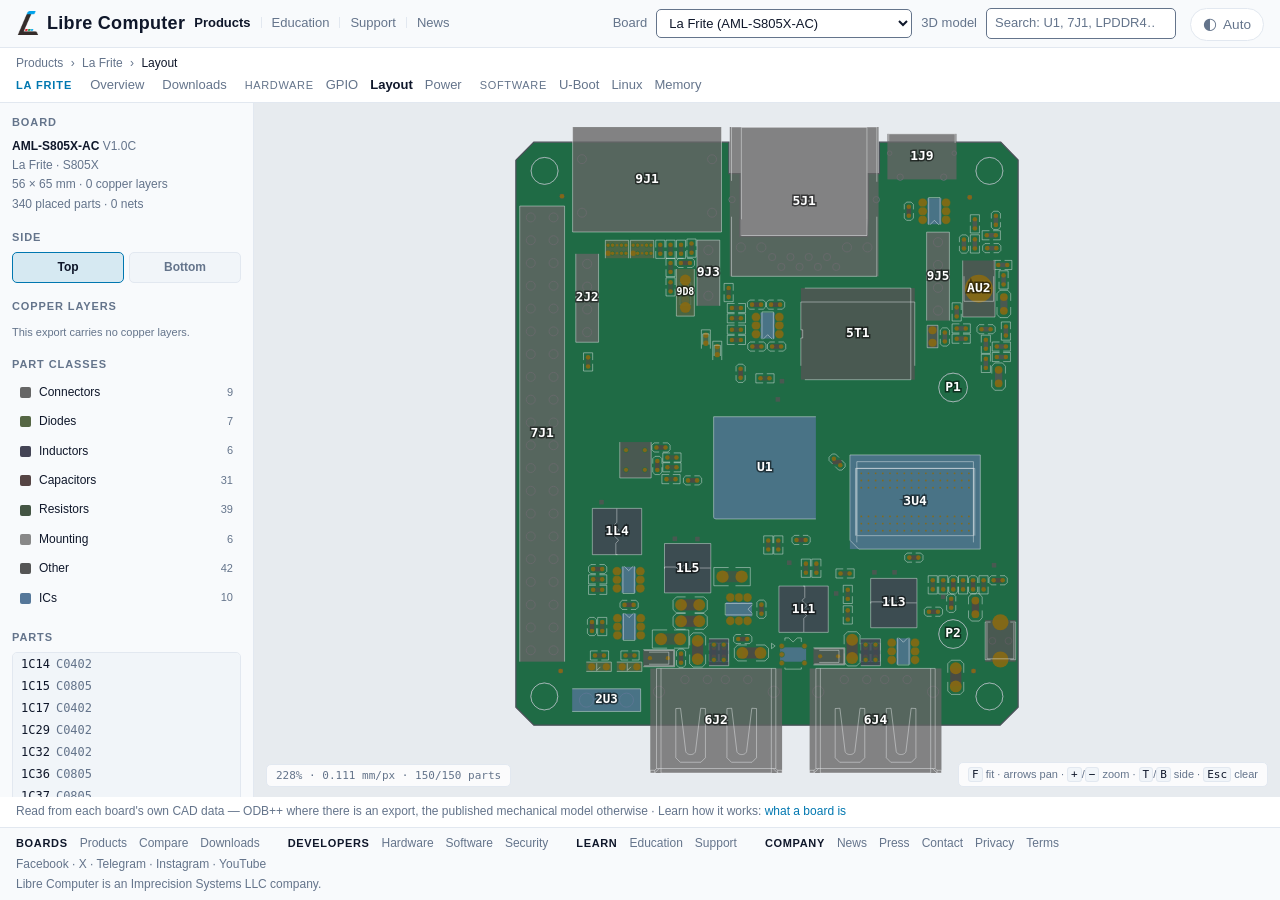
<file: aml-s805x-ac/index.html>
<!DOCTYPE html>
<html lang="en">
<head>
<meta charset="utf-8">
<!-- Scripts from this site only, plus the inline theme snippet by its sha256
     (tools/check-kit.py recomputes it); data, styles and images same-origin,
     data: for the kit's logo. GitHub Pages sets no headers, so it is a meta. -->
<meta http-equiv="Content-Security-Policy" content="default-src 'self'; script-src 'self' 'sha256-oHIc59mqgn9ICn5smlJlKAoSorMm9lRvLXPlZJXSqW8='; style-src 'self' 'unsafe-inline'; img-src 'self' data:; object-src 'none'; base-uri 'none'; form-action 'none'">
<meta name="referrer" content="strict-origin-when-cross-origin">
<meta name="viewport" content="width=device-width, initial-scale=1">
<title>La Frite (AML-S805X-AC) Board Layout — Libre Computer</title>
<meta name="description" content="La Frite (AML-S805X-AC) PCB layout, 56 × 65 mm: its connectors and main parts by reference designator, and an interactive viewer of every part&#39;s placement, read from the board&#39;s own CAD data.">
<!-- og -->
<meta property="og:type" content="website">
<meta property="og:site_name" content="Libre Computer">
<meta property="og:title" content="La Frite (AML-S805X-AC) Board Layout — Libre Computer">
<meta property="og:description" content="La Frite (AML-S805X-AC) PCB layout, 56 × 65 mm: its connectors and main parts by reference designator, and an interactive viewer of every part's placement, read from the board's own CAD data.">
<meta property="og:url" content="https://layout.hardware.libre.computer/aml-s805x-ac/">
<meta property="og:image" content="https://libre.computer/images/ogImage.webp">
<meta name="twitter:card" content="summary_large_image">
<!-- /og -->
<link rel="canonical" href="https://layout.hardware.libre.computer/aml-s805x-ac/">
<link rel="icon" href="data:,">
<link rel="stylesheet" href="../css/lc-kit.css">
<link rel="stylesheet" href="../css/style.css">
<!-- Sets the theme before first paint, so a dark visitor never sees a white
     flash. Must stay inline and must stay ahead of the stylesheets; the copy
     is checked by tools/lc-ui-kit/sync.py against HEAD_SNIPPET in lc-kit.js. -->
<script>try{var q=new URLSearchParams(location.search),e=q.get("embed")==="1",t=e&&q.get("theme");if(e)document.documentElement.classList.add("lc-embed");var p=t==="light"||t==="dark"?t:localStorage.getItem("theme")||"auto";if(p==="dark"||(p==="auto"&&matchMedia("(prefers-color-scheme: dark)").matches))document.documentElement.classList.add("dark")}catch(x){}</script>
</head>
<body data-board="aml-s805x-ac">
<a class="lc-skip" href="#main">Skip to content</a>

<header class="lc-topbar">
  <div class="lc-brand">
    <a class="lc-brand-name" href="https://libre.computer">Libre Computer</a>
    <nav class="lc-sites" aria-label="Libre Computer sites">
      <a class="lc-site" href="https://libre.computer/products/" aria-current="true">Products</a>
      <a class="lc-site" href="https://education.libre.computer/">Education</a>
      <a class="lc-site" href="https://hub.libre.computer/">Support</a>
      <a class="lc-site" href="https://libre.computer/news/">News</a>
    </nav>
  </div>
  <div class="lc-controls">
    <label for="board-select">Board</label>
    <select id="board-select" aria-label="Select board"></select>
    <input id="search" type="search" placeholder="Search: U1, 7J1, LPDDR4…" autocomplete="off" spellcheck="false" aria-label="Search by reference designator or footprint">
  </div>
</header>
<nav class="lc-subnav" aria-label="Hardware">
    <div class="lc-subnav-sites">
      <nav class="lc-crumbs" aria-label="Breadcrumb"><a href="https://libre.computer/products/">Products</a> <span aria-hidden="true">›</span> <a href="https://libre.computer/products/aml-s805x-ac/">La Frite</a> <span aria-hidden="true">›</span> <span aria-current="page">Layout</span></nav>
      <script type="application/ld+json">{"@context": "https://schema.org", "@type": "BreadcrumbList", "itemListElement": [{"@type": "ListItem", "position": 1, "name": "Products", "item": "https://libre.computer/products/"}, {"@type": "ListItem", "position": 2, "name": "La Frite", "item": "https://libre.computer/products/aml-s805x-ac/"}, {"@type": "ListItem", "position": 3, "name": "Layout", "item": "https://layout.hardware.libre.computer/aml-s805x-ac/"}]}</script>
      <span class="lc-subnav-label">La Frite</span>
      <a href="https://libre.computer/products/aml-s805x-ac/">Overview</a>
      <a href="https://libre.computer/downloads/aml-s805x-ac/">Downloads</a>
      <span class="lc-board-group"><span class="lc-board-group-label">Hardware</span> <a href="https://gpio.hardware.libre.computer/aml-s805x-ac/">GPIO</a> <a href="https://layout.hardware.libre.computer/aml-s805x-ac/" aria-current="page">Layout</a> <a href="https://power.hardware.libre.computer/aml-s805x-ac/">Power</a></span>
      <span class="lc-board-group"><span class="lc-board-group-label">Software</span> <a href="https://u-boot.software.libre.computer/features/aml-s805x-ac/">U-Boot</a> <a href="https://linux.software.libre.computer/features/aml-s805x-ac/">Linux</a> <a href="https://memory.software.libre.computer/amlogic/?dram=512">Memory</a></span>
    </div>
</nav>

<div class="lc-notices" id="notices"></div>

<main class="lc-main" id="main">
  <h1 class="lc-vh">La Frite (AML-S805X-AC) board layout</h1>
  <aside class="lc-panel" id="sidebar">
    <h3>Board</h3>
    <div id="board-meta"></div>

    <h3>Side</h3>
    <div class="lc-seg" id="side-seg" role="group" aria-label="Board side"></div>

    <h3>Copper layers</h3>
    <div id="copper-toggles"></div>
    <p id="copper-note"></p>

    <h3>Part classes</h3>
    <div id="cat-toggles"></div>

    <h3>Parts</h3>
    <div id="comp-list" role="listbox" tabindex="0" aria-label="Placed parts"></div>
    <div id="detail"></div>
    <p id="announce" class="lc-vh" role="status"></p>

    <!-- The parts list as plain HTML, drawn in by tools/render.mjs (and
         redrawn by js/app.js on a change of board): js/parts.js -->
    <h3>Parts list</h3>
    <div id="parts-text"><details class="parts-text"><summary>La Frite (AML-S805X-AC): connectors and main parts</summary><p>La Frite (AML-S805X-AC): revision V1.0C, S805X SoC, 56 × 65 mm, no copper layers in this export, 340 placed parts.</p><table class="lc-table parts-table"><caption>Connectors (10)</caption><thead><tr><th scope="col">Ref</th><th scope="col">Part</th><th scope="col">Side</th></tr></thead><tbody><tr><th scope="row">1J9</th><td>USB-111FD-B-SU<br><span class="fp">MICROUSB_9P, 9 pins</span></td><td>Top</td></tr><tr><th scope="row">2J2</th><td>CON4-1X4<br><span class="fp">CN-2P54-4P-DIP, 4 pins</span></td><td>Top</td></tr><tr><th scope="row">4J1</th><td>CON_30PIN_0D4_SMT<br><span class="fp">30P-0D4-M_H, 34 pins</span></td><td>Bottom</td></tr><tr><th scope="row">5J1</th><td>RJ45-MJ88-B511-RSVS1<br><span class="fp">RJ-45C, 14 pins</span></td><td>Top</td></tr><tr><th scope="row">6J2</th><td>J-USB-A_2<br><span class="fp">USBA-AF-10MM-2PDIP, 6 pins</span></td><td>Top</td></tr><tr><th scope="row">6J4</th><td>J-USB-A_2<br><span class="fp">USBA-AF-10MM-2PDIP, 6 pins</span></td><td>Top</td></tr><tr><th scope="row">7J1</th><td>CON40-2X2<br><span class="fp">CN-2P54-2X20P, 40 pins</span></td><td>Top</td></tr><tr><th scope="row">9J1</th><td>J-HDMI-TYPE-A-19P_0 · HDA31-F1F1-1000-A<br><span class="fp">HDMI-A-19NSMD, 23 pins</span></td><td>Top</td></tr><tr><th scope="row">9J3</th><td>CON3-1X3<br><span class="fp">CN-2P54-3P-DIP, 3 pins</span></td><td>Top</td></tr><tr><th scope="row">9J5</th><td>CON4-1X4<br><span class="fp">CN-2P54-4P-DIPC, 4 pins</span></td><td>Top</td></tr></tbody></table><table class="lc-table parts-table"><caption>ICs (14)</caption><thead><tr><th scope="col">Ref</th><th scope="col">Part</th><th scope="col">Side</th></tr></thead><tbody><tr><th scope="row">1U1</th><td>SY81XX · SY8120B1ABC<br><span class="fp">SOT23-6, 6 pins</span></td><td>Top</td></tr><tr><th scope="row">1U2</th><td>LP5300<br><span class="fp">SOT23-6, 6 pins</span></td><td>Top</td></tr><tr><th scope="row">1U3</th><td>SY81XX · SY8120B1ABC<br><span class="fp">SOT23-6, 6 pins</span></td><td>Top</td></tr><tr><th scope="row">1U4</th><td>SY81XX · SY8120B1ABC<br><span class="fp">SOT23-6, 6 pins</span></td><td>Top</td></tr><tr><th scope="row">1U5</th><td>WL2003E · WL2803E18-5<br><span class="fp">SOT23-5, 5 pins</span></td><td>Bottom</td></tr><tr><th scope="row">1U6</th><td>SY81XX<br><span class="fp">SOT23-6, 6 pins</span></td><td>Top</td></tr><tr><th scope="row">1U7</th><td>WL2003E<br><span class="fp">SOT23-5, 5 pins</span></td><td>Top</td></tr><tr><th scope="row">2U2</th><td>MAX809RD · MAX809RD/RS809R<br><span class="fp">SOT-23, 3 pins</span></td><td>Bottom</td></tr><tr><th scope="row">2U3</th><td>IR_1 · IRM-3638N3<br><span class="fp">DIP-IR, 3 pins</span></td><td>Top</td></tr><tr><th scope="row">3U2</th><td>WL2003E<br><span class="fp">SOT23-5, 5 pins</span></td><td>Bottom</td></tr><tr><th scope="row">3U4</th><td>DDR4_96P_16B<br><span class="fp">BGA96-0P8MM_DDR4, 96 pins</span></td><td>Top</td></tr><tr><th scope="row">4U1</th><td>NOR_FLASH · GD25LQ128DSEGR<br><span class="fp">SOP-8-200MIL, 8 pins</span></td><td>Bottom</td></tr><tr><th scope="row">5U2</th><td>AZ1213-04S<br><span class="fp">SOT23-6, 6 pins</span></td><td>Top</td></tr><tr><th scope="row">U1</th><td>S805X_V1_170222 · S805X<br><span class="fp">BGA284_0P65, 286 pins</span></td><td>Top</td></tr></tbody></table></details></div><!-- /parts -->
  </aside>

  <!-- Focusable so the keys pan and zoom it; the parts themselves are picked
       from the Parts list, which is the drawing's keyboard route -->
  <div id="stage" tabindex="0" role="region" aria-label="Board drawing" aria-describedby="keys">
    <canvas id="canvas" aria-hidden="true"></canvas>
    <div id="tooltip" class="lc-tooltip" hidden></div>
    <div id="hud"></div>
    <!-- The copper and net parts are filled in per board: the layer count
         differs (6 or 8), and the board imported from a mechanical model has
         neither, where this used to promise both and contradict the sidebar's
         own "This export carries no copper layers". -->
    <div id="keys"></div>
    <div id="spinner" hidden></div>
  </div>
</main>

<p class="lc-page-note">Read from each board's own CAD data — ODB++ where there is an export,
  the published mechanical model otherwise ·
  Learn how it works: <a href="https://education.libre.computer/modules/what-a-board-is/">what a board is</a></p>
<footer class="lc-footer">
  <nav class="lc-footer-links" aria-label="Libre Computer">
    <div class="lc-footer-group"><span class="lc-footer-head">Boards</span><a href="https://libre.computer/products/">Products</a><a href="https://libre.computer/compare/">Compare</a><a href="https://libre.computer/downloads/">Downloads</a></div>
    <div class="lc-footer-group"><span class="lc-footer-head">Developers</span><a href="https://hardware.libre.computer/">Hardware</a><a href="https://software.libre.computer/">Software</a><a href="https://libre.computer/security/">Security</a></div>
    <div class="lc-footer-group"><span class="lc-footer-head">Learn</span><a href="https://education.libre.computer/">Education</a><a href="https://hub.libre.computer/">Support</a></div>
    <div class="lc-footer-group"><span class="lc-footer-head">Company</span><a href="https://libre.computer/news/">News</a><a href="https://libre.computer/press/">Press</a><a href="https://libre.computer/#contact">Contact</a><a href="https://libre.computer/privacy/">Privacy</a><a href="https://libre.computer/terms/">Terms</a></div>
  </nav>
  <p class="lc-footer-social"><a href="https://facebook.com/librecomputer" rel="noopener">Facebook</a> &middot; <a href="https://x.com/LibreComputer" rel="noopener">X</a> &middot; <a href="https://t.me/libre_computer" rel="noopener">Telegram</a> &middot; <a href="https://www.instagram.com/librecomputer/" rel="noopener">Instagram</a> &middot; <a href="https://www.youtube.com/c/LibreComputer" rel="noopener">YouTube</a></p>
  <p class="lc-footer-company">Libre Computer is an <a href="https://imprecisionsystems.com/" rel="noopener">Imprecision Systems LLC</a> company.</p>
</footer>

<script type="module" src="../js/app.js"></script>
</body>
</html>
</file>
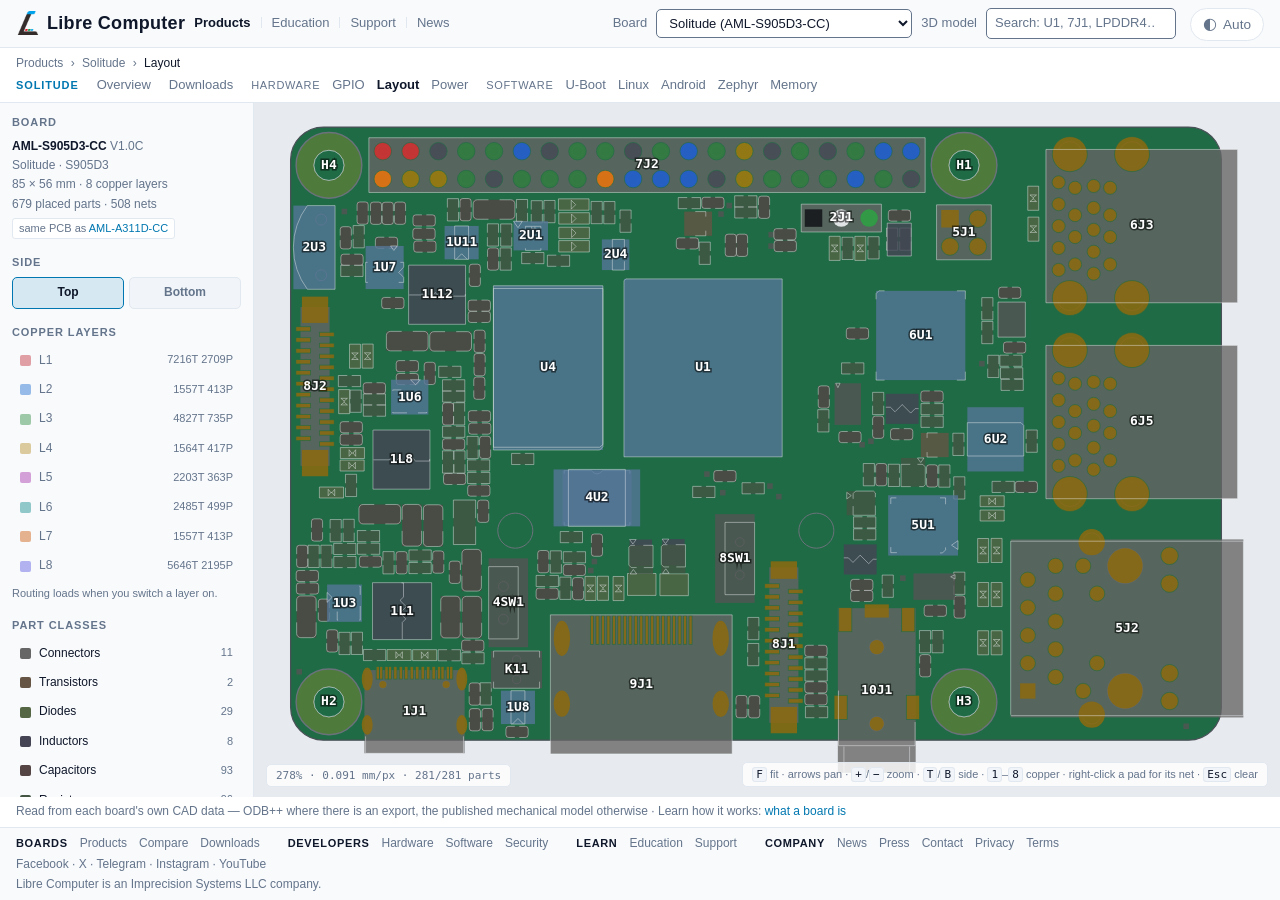
<file: aml-s905d3-cc/index.html>
<!DOCTYPE html>
<html lang="en">
<head>
<meta charset="utf-8">
<!-- Scripts from this site only, plus the inline theme snippet by its sha256
     (tools/check-kit.py recomputes it); data, styles and images same-origin,
     data: for the kit's logo. GitHub Pages sets no headers, so it is a meta. -->
<meta http-equiv="Content-Security-Policy" content="default-src 'self'; script-src 'self' 'sha256-oHIc59mqgn9ICn5smlJlKAoSorMm9lRvLXPlZJXSqW8='; style-src 'self' 'unsafe-inline'; img-src 'self' data:; object-src 'none'; base-uri 'none'; form-action 'none'">
<meta name="referrer" content="strict-origin-when-cross-origin">
<meta name="viewport" content="width=device-width, initial-scale=1">
<title>Solitude (AML-S905D3-CC) Board Layout — Libre Computer</title>
<meta name="description" content="Solitude (AML-S905D3-CC) PCB layout, 85 × 56 mm: its connectors and main parts by reference designator, and an interactive viewer of every part&#39;s placement and copper routing, read from the board&#39;s own CAD data.">
<!-- og -->
<meta property="og:type" content="website">
<meta property="og:site_name" content="Libre Computer">
<meta property="og:title" content="Solitude (AML-S905D3-CC) Board Layout — Libre Computer">
<meta property="og:description" content="Solitude (AML-S905D3-CC) PCB layout, 85 × 56 mm: its connectors and main parts by reference designator, and an interactive viewer of every part's placement and copper routing, read from the board's own CAD data.">
<meta property="og:url" content="https://layout.hardware.libre.computer/aml-s905d3-cc/">
<meta property="og:image" content="https://libre.computer/images/ogImage.webp">
<meta name="twitter:card" content="summary_large_image">
<!-- /og -->
<link rel="canonical" href="https://layout.hardware.libre.computer/aml-s905d3-cc/">
<link rel="icon" href="data:,">
<link rel="stylesheet" href="../css/lc-kit.css">
<link rel="stylesheet" href="../css/style.css">
<!-- Sets the theme before first paint, so a dark visitor never sees a white
     flash. Must stay inline and must stay ahead of the stylesheets; the copy
     is checked by tools/lc-ui-kit/sync.py against HEAD_SNIPPET in lc-kit.js. -->
<script>try{var q=new URLSearchParams(location.search),e=q.get("embed")==="1",t=e&&q.get("theme");if(e)document.documentElement.classList.add("lc-embed");var p=t==="light"||t==="dark"?t:localStorage.getItem("theme")||"auto";if(p==="dark"||(p==="auto"&&matchMedia("(prefers-color-scheme: dark)").matches))document.documentElement.classList.add("dark")}catch(x){}</script>
</head>
<body data-board="aml-s905d3-cc">
<a class="lc-skip" href="#main">Skip to content</a>

<header class="lc-topbar">
  <div class="lc-brand">
    <a class="lc-brand-name" href="https://libre.computer">Libre Computer</a>
    <nav class="lc-sites" aria-label="Libre Computer sites">
      <a class="lc-site" href="https://libre.computer/products/" aria-current="true">Products</a>
      <a class="lc-site" href="https://education.libre.computer/">Education</a>
      <a class="lc-site" href="https://hub.libre.computer/">Support</a>
      <a class="lc-site" href="https://libre.computer/news/">News</a>
    </nav>
  </div>
  <div class="lc-controls">
    <label for="board-select">Board</label>
    <select id="board-select" aria-label="Select board"></select>
    <input id="search" type="search" placeholder="Search: U1, 7J1, LPDDR4…" autocomplete="off" spellcheck="false" aria-label="Search by reference designator or footprint">
  </div>
</header>
<nav class="lc-subnav" aria-label="Hardware">
    <div class="lc-subnav-sites">
      <nav class="lc-crumbs" aria-label="Breadcrumb"><a href="https://libre.computer/products/">Products</a> <span aria-hidden="true">›</span> <a href="https://libre.computer/products/aml-s905d3-cc/">Solitude</a> <span aria-hidden="true">›</span> <span aria-current="page">Layout</span></nav>
      <script type="application/ld+json">{"@context": "https://schema.org", "@type": "BreadcrumbList", "itemListElement": [{"@type": "ListItem", "position": 1, "name": "Products", "item": "https://libre.computer/products/"}, {"@type": "ListItem", "position": 2, "name": "Solitude", "item": "https://libre.computer/products/aml-s905d3-cc/"}, {"@type": "ListItem", "position": 3, "name": "Layout", "item": "https://layout.hardware.libre.computer/aml-s905d3-cc/"}]}</script>
      <span class="lc-subnav-label">Solitude</span>
      <a href="https://libre.computer/products/aml-s905d3-cc/">Overview</a>
      <a href="https://libre.computer/downloads/aml-s905d3-cc/">Downloads</a>
      <span class="lc-board-group"><span class="lc-board-group-label">Hardware</span> <a href="https://gpio.hardware.libre.computer/aml-s905d3-cc/">GPIO</a> <a href="https://layout.hardware.libre.computer/aml-s905d3-cc/" aria-current="page">Layout</a> <a href="https://power.hardware.libre.computer/aml-s905d3-cc/">Power</a></span>
      <span class="lc-board-group"><span class="lc-board-group-label">Software</span> <a href="https://u-boot.software.libre.computer/features/aml-s905d3-cc/">U-Boot</a> <a href="https://linux.software.libre.computer/features/aml-s905d3-cc/">Linux</a> <a href="https://android.software.libre.computer/features/aml-s905d3-cc/">Android</a> <a href="https://zephyr.software.libre.computer/features/aml-s905d3-cc/">Zephyr</a> <a href="https://memory.software.libre.computer/amlogic/?dram=2048">Memory</a></span>
    </div>
</nav>

<div class="lc-notices" id="notices"></div>

<main class="lc-main" id="main">
  <h1 class="lc-vh">Solitude (AML-S905D3-CC) board layout</h1>
  <aside class="lc-panel" id="sidebar">
    <h3>Board</h3>
    <div id="board-meta"></div>

    <h3>Side</h3>
    <div class="lc-seg" id="side-seg" role="group" aria-label="Board side"></div>

    <h3>Copper layers</h3>
    <div id="copper-toggles"></div>
    <p id="copper-note"></p>

    <h3>Part classes</h3>
    <div id="cat-toggles"></div>

    <h3>Parts</h3>
    <div id="comp-list" role="listbox" tabindex="0" aria-label="Placed parts"></div>
    <div id="detail"></div>
    <p id="announce" class="lc-vh" role="status"></p>

    <!-- The parts list as plain HTML, drawn in by tools/render.mjs (and
         redrawn by js/app.js on a change of board): js/parts.js -->
    <h3>Parts list</h3>
    <div id="parts-text"><details class="parts-text"><summary>Solitude (AML-S905D3-CC): connectors and main parts</summary><p>Solitude (AML-S905D3-CC): revision V1.0C, S905D3 SoC, 85 × 56 mm, 8 copper layers, 679 placed parts, 508 nets.</p><table class="lc-table parts-table"><caption>Connectors (13)</caption><thead><tr><th scope="col">Ref</th><th scope="col">Part</th><th scope="col">Side</th></tr></thead><tbody><tr><th scope="row">1J1</th><td><span class="fp">TYPE-C_SOCKET_16, 22 pins</span></td><td>Top</td></tr><tr><th scope="row">2J1</th><td><span class="fp">CON3-2.54MM, 3 pins</span></td><td>Top</td></tr><tr><th scope="row">4J1</th><td><span class="fp">CON_30PIN_0D4_SMT, 34 pins</span></td><td>Bottom</td></tr><tr><th scope="row">5J1</th><td><span class="fp">CON4_1, 4 pins</span></td><td>Top</td></tr><tr><th scope="row">5J2</th><td><span class="fp">RJ45_P_2, 22 pins</span></td><td>Top</td></tr><tr><th scope="row">6J1</th><td><span class="fp">TF-CARD-SMALL, 16 pins</span></td><td>Bottom</td></tr><tr><th scope="row">6J3</th><td><span class="fp">USB3.0_D_1, 22 pins</span></td><td>Top</td></tr><tr><th scope="row">6J5</th><td><span class="fp">USB3.0_D_1, 22 pins</span></td><td>Top</td></tr><tr><th scope="row">7J2</th><td><span class="fp">CON40-2X20-2.54MM-DIP, 40 pins</span></td><td>Top</td></tr><tr><th scope="row">8J1</th><td><span class="fp">CON22C_0, 24 pins</span></td><td>Top</td></tr><tr><th scope="row">8J2</th><td><span class="fp">CON22C_0, 24 pins</span></td><td>Top</td></tr><tr><th scope="row">9J1</th><td><span class="fp">J-HDMI-TYPE-A-19P_0, 23 pins</span></td><td>Top</td></tr><tr><th scope="row">10J1</th><td><span class="fp">PJ-322, 7 pins</span></td><td>Top</td></tr></tbody></table><table class="lc-table parts-table"><caption>ICs (23)</caption><thead><tr><th scope="col">Ref</th><th scope="col">Part</th><th scope="col">Side</th></tr></thead><tbody><tr><th scope="row">1U1</th><td><span class="fp">TPS56528DDA, 9 pins</span></td><td>Bottom</td></tr><tr><th scope="row">1U2</th><td>LDO · WL2803E25-5<br><span class="fp">WL2003E, 5 pins</span></td><td>Bottom</td></tr><tr><th scope="row">1U3</th><td><span class="fp">MP1495_0, 12 pins</span></td><td>Top</td></tr><tr><th scope="row">1U4</th><td>LDO · WL2803E25-5<br><span class="fp">WL2003E, 5 pins</span></td><td>Bottom</td></tr><tr><th scope="row">1U5</th><td>LDO · WL2803E25-5<br><span class="fp">WL2003E, 5 pins</span></td><td>Bottom</td></tr><tr><th scope="row">1U6</th><td><span class="fp">MP1495_0, 12 pins</span></td><td>Top</td></tr><tr><th scope="row">1U7</th><td>LDO · WL2803E25-5<br><span class="fp">WL2003E, 5 pins</span></td><td>Top</td></tr><tr><th scope="row">1U8</th><td>IC DC-DC · SY8120B1ABC<br><span class="fp">SY81XX, 6 pins</span></td><td>Top</td></tr><tr><th scope="row">1U11</th><td>IC DC-DC · SY8120B1ABC<br><span class="fp">SY81XX, 6 pins</span></td><td>Top</td></tr><tr><th scope="row">1U12</th><td>IC DC-DC · SY8120B1ABC<br><span class="fp">SY81XX, 6 pins</span></td><td>Bottom</td></tr><tr><th scope="row">2U1</th><td>LMV331ICT<br><span class="fp">LMV331, 5 pins</span></td><td>Top</td></tr><tr><th scope="row">2U2</th><td>MAX809RD/RS809R<br><span class="fp">MAX809RD, 3 pins</span></td><td>Bottom</td></tr><tr><th scope="row">2U3</th><td>Infrared Remote-control receiver · IRM-3638N3<br><span class="fp">IR_1, 3 pins</span></td><td>Top</td></tr><tr><th scope="row">2U4</th><td>TL431AIDBZR<br><span class="fp">TL431_2, 3 pins</span></td><td>Top</td></tr><tr><th scope="row">4U1</th><td><span class="fp">NOR_FLASH_1, 9 pins</span></td><td>Top</td></tr><tr><th scope="row">4U2</th><td>GD25LQ128DSEGR<br><span class="fp">NOR_FLASH, 8 pins</span></td><td>Top</td></tr><tr><th scope="row">5U1</th><td><span class="fp">RTL8211F_FD_FI_FDI, 41 pins</span></td><td>Top</td></tr><tr><th scope="row">6U1</th><td><span class="fp">GL3510_QFN64, 65 pins</span></td><td>Top</td></tr><tr><th scope="row">6U2</th><td><span class="fp">FLASH_1, 8 pins</span></td><td>Top</td></tr><tr><th scope="row">10U2</th><td><span class="fp">DIO2103CT14, 14 pins</span></td><td>Bottom</td></tr><tr><th scope="row">10U3</th><td>MP8756GD<br><span class="fp">MP1495_1, 5 pins</span></td><td>Bottom</td></tr><tr><th scope="row">U1</th><td>S905D2<br><span class="fp">G12A_16X14_3MM_20180105, 454 pins</span></td><td>Top</td></tr><tr><th scope="row">U4</th><td>LPDDR4_MO_311-200<br><span class="fp">LPDDR4_MO_1, 200 pins</span></td><td>Top</td></tr></tbody></table></details></div><!-- /parts -->
  </aside>

  <!-- Focusable so the keys pan and zoom it; the parts themselves are picked
       from the Parts list, which is the drawing's keyboard route -->
  <div id="stage" tabindex="0" role="region" aria-label="Board drawing" aria-describedby="keys">
    <canvas id="canvas" aria-hidden="true"></canvas>
    <div id="tooltip" class="lc-tooltip" hidden></div>
    <div id="hud"></div>
    <!-- The copper and net parts are filled in per board: the layer count
         differs (6 or 8), and the board imported from a mechanical model has
         neither, where this used to promise both and contradict the sidebar's
         own "This export carries no copper layers". -->
    <div id="keys"></div>
    <div id="spinner" hidden></div>
  </div>
</main>

<p class="lc-page-note">Read from each board's own CAD data — ODB++ where there is an export,
  the published mechanical model otherwise ·
  Learn how it works: <a href="https://education.libre.computer/modules/what-a-board-is/">what a board is</a></p>
<footer class="lc-footer">
  <nav class="lc-footer-links" aria-label="Libre Computer">
    <div class="lc-footer-group"><span class="lc-footer-head">Boards</span><a href="https://libre.computer/products/">Products</a><a href="https://libre.computer/compare/">Compare</a><a href="https://libre.computer/downloads/">Downloads</a></div>
    <div class="lc-footer-group"><span class="lc-footer-head">Developers</span><a href="https://hardware.libre.computer/">Hardware</a><a href="https://software.libre.computer/">Software</a><a href="https://libre.computer/security/">Security</a></div>
    <div class="lc-footer-group"><span class="lc-footer-head">Learn</span><a href="https://education.libre.computer/">Education</a><a href="https://hub.libre.computer/">Support</a></div>
    <div class="lc-footer-group"><span class="lc-footer-head">Company</span><a href="https://libre.computer/news/">News</a><a href="https://libre.computer/press/">Press</a><a href="https://libre.computer/#contact">Contact</a><a href="https://libre.computer/privacy/">Privacy</a><a href="https://libre.computer/terms/">Terms</a></div>
  </nav>
  <p class="lc-footer-social"><a href="https://facebook.com/librecomputer" rel="noopener">Facebook</a> &middot; <a href="https://x.com/LibreComputer" rel="noopener">X</a> &middot; <a href="https://t.me/libre_computer" rel="noopener">Telegram</a> &middot; <a href="https://www.instagram.com/librecomputer/" rel="noopener">Instagram</a> &middot; <a href="https://www.youtube.com/c/LibreComputer" rel="noopener">YouTube</a></p>
  <p class="lc-footer-company">Libre Computer is an <a href="https://imprecisionsystems.com/" rel="noopener">Imprecision Systems LLC</a> company.</p>
</footer>

<script type="module" src="../js/app.js"></script>
</body>
</html>
</file>
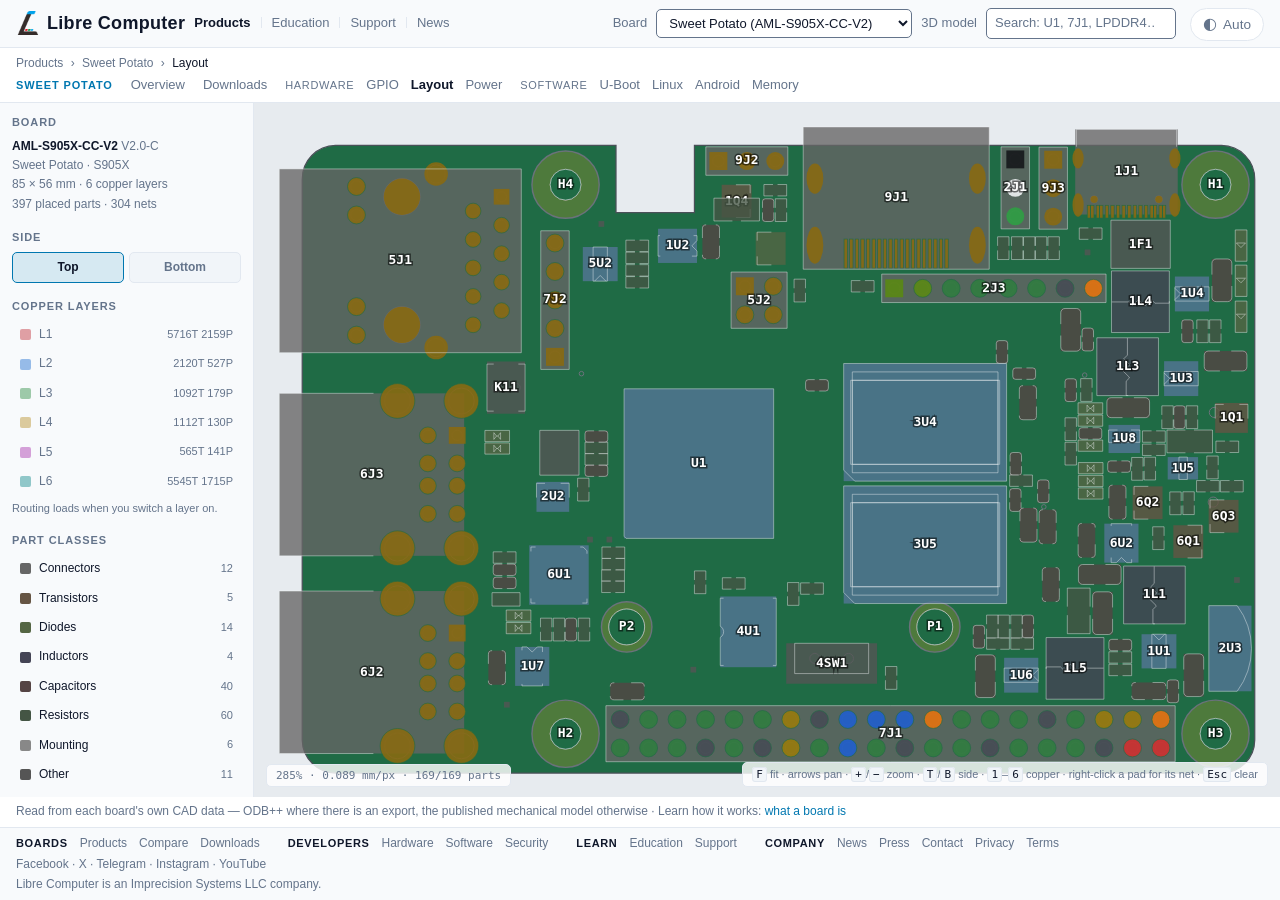
<file: aml-s905x-cc-v2/index.html>
<!DOCTYPE html>
<html lang="en">
<head>
<meta charset="utf-8">
<!-- Scripts from this site only, plus the inline theme snippet by its sha256
     (tools/check-kit.py recomputes it); data, styles and images same-origin,
     data: for the kit's logo. GitHub Pages sets no headers, so it is a meta. -->
<meta http-equiv="Content-Security-Policy" content="default-src 'self'; script-src 'self' 'sha256-oHIc59mqgn9ICn5smlJlKAoSorMm9lRvLXPlZJXSqW8='; style-src 'self' 'unsafe-inline'; img-src 'self' data:; object-src 'none'; base-uri 'none'; form-action 'none'">
<meta name="referrer" content="strict-origin-when-cross-origin">
<meta name="viewport" content="width=device-width, initial-scale=1">
<title>Sweet Potato (AML-S905X-CC-V2) Board Layout — Libre Computer</title>
<meta name="description" content="Sweet Potato (AML-S905X-CC-V2) PCB layout, 85 × 56 mm: its connectors and main parts by reference designator, and an interactive viewer of every part&#39;s placement and copper routing, read from the board&#39;s own CAD data.">
<!-- og -->
<meta property="og:type" content="website">
<meta property="og:site_name" content="Libre Computer">
<meta property="og:title" content="Sweet Potato (AML-S905X-CC-V2) Board Layout — Libre Computer">
<meta property="og:description" content="Sweet Potato (AML-S905X-CC-V2) PCB layout, 85 × 56 mm: its connectors and main parts by reference designator, and an interactive viewer of every part's placement and copper routing, read from the board's own CAD data.">
<meta property="og:url" content="https://layout.hardware.libre.computer/aml-s905x-cc-v2/">
<meta property="og:image" content="https://libre.computer/images/ogImage.webp">
<meta name="twitter:card" content="summary_large_image">
<!-- /og -->
<link rel="canonical" href="https://layout.hardware.libre.computer/aml-s905x-cc-v2/">
<link rel="icon" href="data:,">
<link rel="stylesheet" href="../css/lc-kit.css">
<link rel="stylesheet" href="../css/style.css">
<!-- Sets the theme before first paint, so a dark visitor never sees a white
     flash. Must stay inline and must stay ahead of the stylesheets; the copy
     is checked by tools/lc-ui-kit/sync.py against HEAD_SNIPPET in lc-kit.js. -->
<script>try{var q=new URLSearchParams(location.search),e=q.get("embed")==="1",t=e&&q.get("theme");if(e)document.documentElement.classList.add("lc-embed");var p=t==="light"||t==="dark"?t:localStorage.getItem("theme")||"auto";if(p==="dark"||(p==="auto"&&matchMedia("(prefers-color-scheme: dark)").matches))document.documentElement.classList.add("dark")}catch(x){}</script>
</head>
<body data-board="aml-s905x-cc-v2">
<a class="lc-skip" href="#main">Skip to content</a>

<header class="lc-topbar">
  <div class="lc-brand">
    <a class="lc-brand-name" href="https://libre.computer">Libre Computer</a>
    <nav class="lc-sites" aria-label="Libre Computer sites">
      <a class="lc-site" href="https://libre.computer/products/" aria-current="true">Products</a>
      <a class="lc-site" href="https://education.libre.computer/">Education</a>
      <a class="lc-site" href="https://hub.libre.computer/">Support</a>
      <a class="lc-site" href="https://libre.computer/news/">News</a>
    </nav>
  </div>
  <div class="lc-controls">
    <label for="board-select">Board</label>
    <select id="board-select" aria-label="Select board"></select>
    <input id="search" type="search" placeholder="Search: U1, 7J1, LPDDR4…" autocomplete="off" spellcheck="false" aria-label="Search by reference designator or footprint">
  </div>
</header>
<nav class="lc-subnav" aria-label="Hardware">
    <div class="lc-subnav-sites">
      <nav class="lc-crumbs" aria-label="Breadcrumb"><a href="https://libre.computer/products/">Products</a> <span aria-hidden="true">›</span> <a href="https://libre.computer/products/aml-s905x-cc-v2/">Sweet Potato</a> <span aria-hidden="true">›</span> <span aria-current="page">Layout</span></nav>
      <script type="application/ld+json">{"@context": "https://schema.org", "@type": "BreadcrumbList", "itemListElement": [{"@type": "ListItem", "position": 1, "name": "Products", "item": "https://libre.computer/products/"}, {"@type": "ListItem", "position": 2, "name": "Sweet Potato", "item": "https://libre.computer/products/aml-s905x-cc-v2/"}, {"@type": "ListItem", "position": 3, "name": "Layout", "item": "https://layout.hardware.libre.computer/aml-s905x-cc-v2/"}]}</script>
      <span class="lc-subnav-label">Sweet Potato</span>
      <a href="https://libre.computer/products/aml-s905x-cc-v2/">Overview</a>
      <a href="https://libre.computer/downloads/aml-s905x-cc-v2/">Downloads</a>
      <span class="lc-board-group"><span class="lc-board-group-label">Hardware</span> <a href="https://gpio.hardware.libre.computer/aml-s905x-cc-v2/">GPIO</a> <a href="https://layout.hardware.libre.computer/aml-s905x-cc-v2/" aria-current="page">Layout</a> <a href="https://power.hardware.libre.computer/aml-s905x-cc-v2/">Power</a></span>
      <span class="lc-board-group"><span class="lc-board-group-label">Software</span> <a href="https://u-boot.software.libre.computer/features/aml-s905x-cc-v2/">U-Boot</a> <a href="https://linux.software.libre.computer/features/aml-s905x-cc-v2/">Linux</a> <a href="https://android.software.libre.computer/features/aml-s905x-cc-v2/">Android</a> <a href="https://memory.software.libre.computer/amlogic/?dram=1024">Memory</a></span>
    </div>
</nav>

<div class="lc-notices" id="notices"></div>

<main class="lc-main" id="main">
  <h1 class="lc-vh">Sweet Potato (AML-S905X-CC-V2) board layout</h1>
  <aside class="lc-panel" id="sidebar">
    <h3>Board</h3>
    <div id="board-meta"></div>

    <h3>Side</h3>
    <div class="lc-seg" id="side-seg" role="group" aria-label="Board side"></div>

    <h3>Copper layers</h3>
    <div id="copper-toggles"></div>
    <p id="copper-note"></p>

    <h3>Part classes</h3>
    <div id="cat-toggles"></div>

    <h3>Parts</h3>
    <div id="comp-list" role="listbox" tabindex="0" aria-label="Placed parts"></div>
    <div id="detail"></div>
    <p id="announce" class="lc-vh" role="status"></p>

    <!-- The parts list as plain HTML, drawn in by tools/render.mjs (and
         redrawn by js/app.js on a change of board): js/parts.js -->
    <h3>Parts list</h3>
    <div id="parts-text"><details class="parts-text"><summary>Sweet Potato (AML-S905X-CC-V2): connectors and main parts</summary><p>Sweet Potato (AML-S905X-CC-V2): revision V2.0-C, S905X SoC, 85 × 56 mm, 6 copper layers, 397 placed parts, 304 nets.</p><table class="lc-table parts-table"><caption>Connectors (14)</caption><thead><tr><th scope="col">Ref</th><th scope="col">Part</th><th scope="col">Side</th></tr></thead><tbody><tr><th scope="row">1J1</th><td><span class="fp">TYPE-C_SOCKET_16, 22 pins</span></td><td>Top</td></tr><tr><th scope="row">2J1</th><td>3P-2.54MM<br><span class="fp">CON3-2.54MM, 3 pins</span></td><td>Top</td></tr><tr><th scope="row">2J3</th><td>8P-2.54MM<br><span class="fp">CON8-2.54MM, 8 pins</span></td><td>Top</td></tr><tr><th scope="row">4J1</th><td>ASE5S3010<br><span class="fp">CON_30PIN_0D4_SMT, 34 pins</span></td><td>Bottom</td></tr><tr><th scope="row">5J1</th><td>HR871156C<br><span class="fp">RJ45-POE-HR871156C, 18 pins</span></td><td>Top</td></tr><tr><th scope="row">5J2</th><td>4P-2X2-2.54MM<br><span class="fp">CON4-2X2-2.54MM-DIP, 4 pins</span></td><td>Top</td></tr><tr><th scope="row">6J1</th><td>TFWF1-EBF1-1X0X<br><span class="fp">J-TF-CARD-PUSH, 15 pins</span></td><td>Bottom</td></tr><tr><th scope="row">6J2</th><td>317AE-04-PSD-1001<br><span class="fp">J-USB-A_DUAL, 12 pins</span></td><td>Top</td></tr><tr><th scope="row">6J3</th><td>317AE-04-PSD-1001<br><span class="fp">J-USB-A_DUAL, 12 pins</span></td><td>Top</td></tr><tr><th scope="row">7J1</th><td>40P-2X20-2.54MM<br><span class="fp">CON40-2X20-2.54MM-DIP, 40 pins</span></td><td>Top</td></tr><tr><th scope="row">7J2</th><td>5P-2.54MM<br><span class="fp">CON5-2.54MM, 5 pins</span></td><td>Top</td></tr><tr><th scope="row">9J1</th><td>HDA31-F1F1-1000-A<br><span class="fp">J-HDMI-TYPE-A-19P_0, 23 pins</span></td><td>Top</td></tr><tr><th scope="row">9J2</th><td>3P-2.54MM<br><span class="fp">CON3-2.54MM, 3 pins</span></td><td>Top</td></tr><tr><th scope="row">9J3</th><td>3P-2.54MM<br><span class="fp">CON3-2.54MM, 3 pins</span></td><td>Top</td></tr></tbody></table><table class="lc-table parts-table"><caption>ICs (18)</caption><thead><tr><th scope="col">Ref</th><th scope="col">Part</th><th scope="col">Side</th></tr></thead><tbody><tr><th scope="row">1U1</th><td>IC DC-DC · SY8120B1ABC<br><span class="fp">SY81XX, 6 pins</span></td><td>Top</td></tr><tr><th scope="row">1U2</th><td>LDO · WL2803E18-5<br><span class="fp">WL2003E, 5 pins</span></td><td>Top</td></tr><tr><th scope="row">1U3</th><td>IC DC-DC · SY8120B1ABC<br><span class="fp">SY81XX, 6 pins</span></td><td>Top</td></tr><tr><th scope="row">1U4</th><td>IC DC-DC · SY8120B1ABC<br><span class="fp">SY81XX, 6 pins</span></td><td>Top</td></tr><tr><th scope="row">1U5</th><td>LMV331ICT<br><span class="fp">LMV331, 5 pins</span></td><td>Top</td></tr><tr><th scope="row">1U6</th><td>IC DC-DC · SY8120B1ABC<br><span class="fp">SY81XX, 6 pins</span></td><td>Top</td></tr><tr><th scope="row">1U7</th><td>LDO · WL2803E18-5<br><span class="fp">WL2003E, 5 pins</span></td><td>Top</td></tr><tr><th scope="row">1U8</th><td>TL431AIDBZR<br><span class="fp">TL431_2, 3 pins</span></td><td>Top</td></tr><tr><th scope="row">2U2</th><td>SGM809-RXN3L/TR<br><span class="fp">MAX809RD, 3 pins</span></td><td>Top</td></tr><tr><th scope="row">2U3</th><td>Infrared Remote-control receiver · IRM-56384<br><span class="fp">IR_1, 3 pins</span></td><td>Top</td></tr><tr><th scope="row">3U2</th><td>LDO · WL2803E25-5<br><span class="fp">WL2003E, 5 pins</span></td><td>Bottom</td></tr><tr><th scope="row">3U4</th><td>DDR4  H5AN8G6NAFR-UHC<br><span class="fp">DDR4_96P_16B, 96 pins</span></td><td>Top</td></tr><tr><th scope="row">3U5</th><td>DDR4  H5AN8G6NAFR-UHC<br><span class="fp">DDR4_96P_16B, 96 pins</span></td><td>Top</td></tr><tr><th scope="row">4U1</th><td>GD25LQ128DWIG<br><span class="fp">NOR_FLASH_1, 9 pins</span></td><td>Top</td></tr><tr><th scope="row">5U2</th><td>AZC199-04S<br><span class="fp">AZ1213-04S, 6 pins</span></td><td>Top</td></tr><tr><th scope="row">6U1</th><td>GL852G-60<br><span class="fp">GL852G, 29 pins</span></td><td>Top</td></tr><tr><th scope="row">6U2</th><td>LDO · WL2803E18-5<br><span class="fp">WL2003E, 5 pins</span></td><td>Top</td></tr><tr><th scope="row">U1</th><td>GXL_S905X<br><span class="fp">GXL_S905X-161130, 368 pins</span></td><td>Top</td></tr></tbody></table></details></div><!-- /parts -->
  </aside>

  <!-- Focusable so the keys pan and zoom it; the parts themselves are picked
       from the Parts list, which is the drawing's keyboard route -->
  <div id="stage" tabindex="0" role="region" aria-label="Board drawing" aria-describedby="keys">
    <canvas id="canvas" aria-hidden="true"></canvas>
    <div id="tooltip" class="lc-tooltip" hidden></div>
    <div id="hud"></div>
    <!-- The copper and net parts are filled in per board: the layer count
         differs (6 or 8), and the board imported from a mechanical model has
         neither, where this used to promise both and contradict the sidebar's
         own "This export carries no copper layers". -->
    <div id="keys"></div>
    <div id="spinner" hidden></div>
  </div>
</main>

<p class="lc-page-note">Read from each board's own CAD data — ODB++ where there is an export,
  the published mechanical model otherwise ·
  Learn how it works: <a href="https://education.libre.computer/modules/what-a-board-is/">what a board is</a></p>
<footer class="lc-footer">
  <nav class="lc-footer-links" aria-label="Libre Computer">
    <div class="lc-footer-group"><span class="lc-footer-head">Boards</span><a href="https://libre.computer/products/">Products</a><a href="https://libre.computer/compare/">Compare</a><a href="https://libre.computer/downloads/">Downloads</a></div>
    <div class="lc-footer-group"><span class="lc-footer-head">Developers</span><a href="https://hardware.libre.computer/">Hardware</a><a href="https://software.libre.computer/">Software</a><a href="https://libre.computer/security/">Security</a></div>
    <div class="lc-footer-group"><span class="lc-footer-head">Learn</span><a href="https://education.libre.computer/">Education</a><a href="https://hub.libre.computer/">Support</a></div>
    <div class="lc-footer-group"><span class="lc-footer-head">Company</span><a href="https://libre.computer/news/">News</a><a href="https://libre.computer/press/">Press</a><a href="https://libre.computer/#contact">Contact</a><a href="https://libre.computer/privacy/">Privacy</a><a href="https://libre.computer/terms/">Terms</a></div>
  </nav>
  <p class="lc-footer-social"><a href="https://facebook.com/librecomputer" rel="noopener">Facebook</a> &middot; <a href="https://x.com/LibreComputer" rel="noopener">X</a> &middot; <a href="https://t.me/libre_computer" rel="noopener">Telegram</a> &middot; <a href="https://www.instagram.com/librecomputer/" rel="noopener">Instagram</a> &middot; <a href="https://www.youtube.com/c/LibreComputer" rel="noopener">YouTube</a></p>
  <p class="lc-footer-company">Libre Computer is an <a href="https://imprecisionsystems.com/" rel="noopener">Imprecision Systems LLC</a> company.</p>
</footer>

<script type="module" src="../js/app.js"></script>
</body>
</html>
</file>
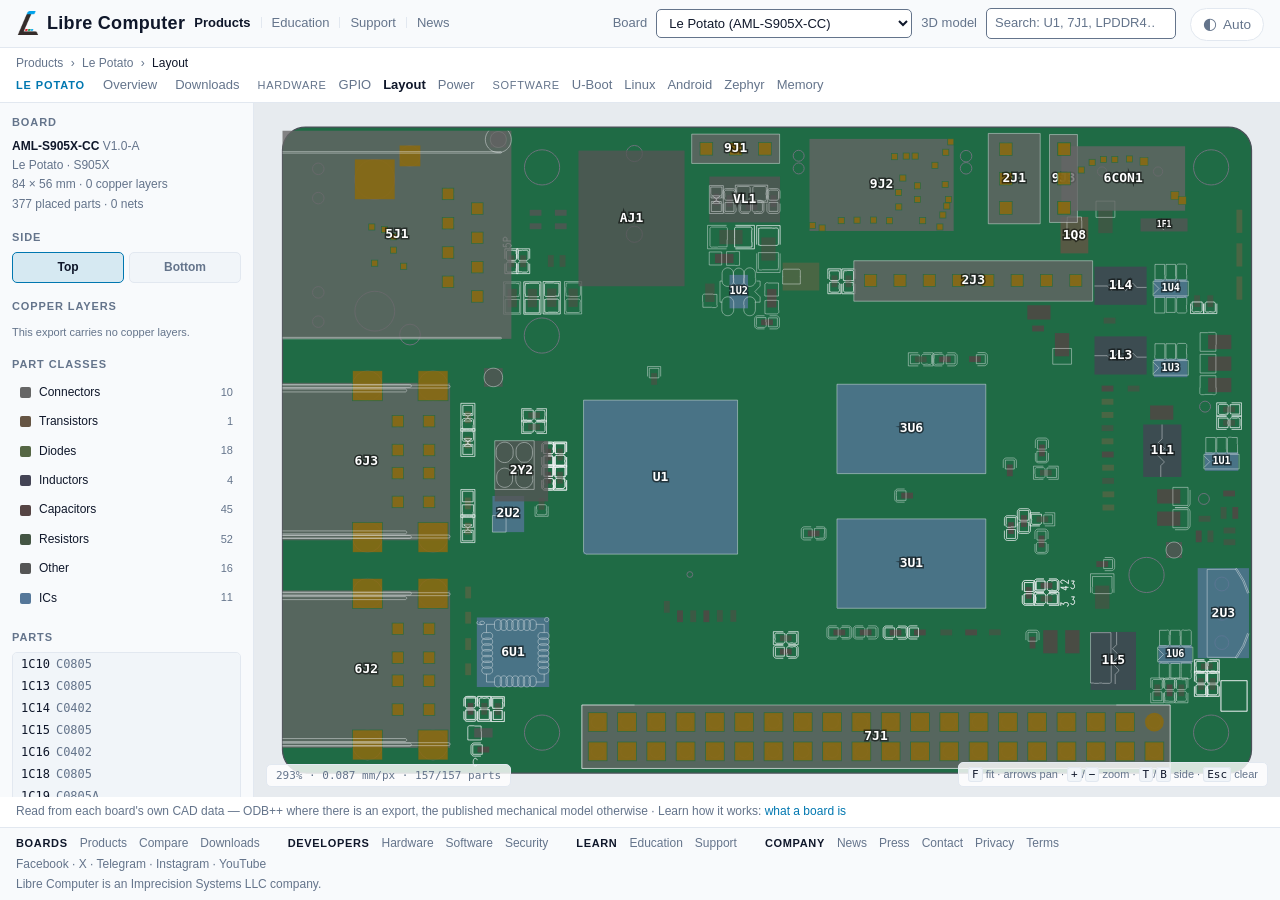
<file: aml-s905x-cc/index.html>
<!DOCTYPE html>
<html lang="en">
<head>
<meta charset="utf-8">
<!-- Scripts from this site only, plus the inline theme snippet by its sha256
     (tools/check-kit.py recomputes it); data, styles and images same-origin,
     data: for the kit's logo. GitHub Pages sets no headers, so it is a meta. -->
<meta http-equiv="Content-Security-Policy" content="default-src 'self'; script-src 'self' 'sha256-oHIc59mqgn9ICn5smlJlKAoSorMm9lRvLXPlZJXSqW8='; style-src 'self' 'unsafe-inline'; img-src 'self' data:; object-src 'none'; base-uri 'none'; form-action 'none'">
<meta name="referrer" content="strict-origin-when-cross-origin">
<meta name="viewport" content="width=device-width, initial-scale=1">
<title>Le Potato (AML-S905X-CC) Board Layout — Libre Computer</title>
<meta name="description" content="Le Potato (AML-S905X-CC) PCB layout, 84 × 56 mm: its connectors and main parts by reference designator, and an interactive viewer of every part&#39;s placement, read from the board&#39;s own CAD data.">
<!-- og -->
<meta property="og:type" content="website">
<meta property="og:site_name" content="Libre Computer">
<meta property="og:title" content="Le Potato (AML-S905X-CC) Board Layout — Libre Computer">
<meta property="og:description" content="Le Potato (AML-S905X-CC) PCB layout, 84 × 56 mm: its connectors and main parts by reference designator, and an interactive viewer of every part's placement, read from the board's own CAD data.">
<meta property="og:url" content="https://layout.hardware.libre.computer/aml-s905x-cc/">
<meta property="og:image" content="https://libre.computer/images/ogImage.webp">
<meta name="twitter:card" content="summary_large_image">
<!-- /og -->
<link rel="canonical" href="https://layout.hardware.libre.computer/aml-s905x-cc/">
<link rel="icon" href="data:,">
<link rel="stylesheet" href="../css/lc-kit.css">
<link rel="stylesheet" href="../css/style.css">
<!-- Sets the theme before first paint, so a dark visitor never sees a white
     flash. Must stay inline and must stay ahead of the stylesheets; the copy
     is checked by tools/lc-ui-kit/sync.py against HEAD_SNIPPET in lc-kit.js. -->
<script>try{var q=new URLSearchParams(location.search),e=q.get("embed")==="1",t=e&&q.get("theme");if(e)document.documentElement.classList.add("lc-embed");var p=t==="light"||t==="dark"?t:localStorage.getItem("theme")||"auto";if(p==="dark"||(p==="auto"&&matchMedia("(prefers-color-scheme: dark)").matches))document.documentElement.classList.add("dark")}catch(x){}</script>
</head>
<body data-board="aml-s905x-cc">
<a class="lc-skip" href="#main">Skip to content</a>

<header class="lc-topbar">
  <div class="lc-brand">
    <a class="lc-brand-name" href="https://libre.computer">Libre Computer</a>
    <nav class="lc-sites" aria-label="Libre Computer sites">
      <a class="lc-site" href="https://libre.computer/products/" aria-current="true">Products</a>
      <a class="lc-site" href="https://education.libre.computer/">Education</a>
      <a class="lc-site" href="https://hub.libre.computer/">Support</a>
      <a class="lc-site" href="https://libre.computer/news/">News</a>
    </nav>
  </div>
  <div class="lc-controls">
    <label for="board-select">Board</label>
    <select id="board-select" aria-label="Select board"></select>
    <input id="search" type="search" placeholder="Search: U1, 7J1, LPDDR4…" autocomplete="off" spellcheck="false" aria-label="Search by reference designator or footprint">
  </div>
</header>
<nav class="lc-subnav" aria-label="Hardware">
    <div class="lc-subnav-sites">
      <nav class="lc-crumbs" aria-label="Breadcrumb"><a href="https://libre.computer/products/">Products</a> <span aria-hidden="true">›</span> <a href="https://libre.computer/products/aml-s905x-cc/">Le Potato</a> <span aria-hidden="true">›</span> <span aria-current="page">Layout</span></nav>
      <script type="application/ld+json">{"@context": "https://schema.org", "@type": "BreadcrumbList", "itemListElement": [{"@type": "ListItem", "position": 1, "name": "Products", "item": "https://libre.computer/products/"}, {"@type": "ListItem", "position": 2, "name": "Le Potato", "item": "https://libre.computer/products/aml-s905x-cc/"}, {"@type": "ListItem", "position": 3, "name": "Layout", "item": "https://layout.hardware.libre.computer/aml-s905x-cc/"}]}</script>
      <span class="lc-subnav-label">Le Potato</span>
      <a href="https://libre.computer/products/aml-s905x-cc/">Overview</a>
      <a href="https://libre.computer/downloads/aml-s905x-cc/">Downloads</a>
      <span class="lc-board-group"><span class="lc-board-group-label">Hardware</span> <a href="https://gpio.hardware.libre.computer/aml-s905x-cc/">GPIO</a> <a href="https://layout.hardware.libre.computer/aml-s905x-cc/" aria-current="page">Layout</a> <a href="https://power.hardware.libre.computer/aml-s905x-cc/">Power</a></span>
      <span class="lc-board-group"><span class="lc-board-group-label">Software</span> <a href="https://u-boot.software.libre.computer/features/aml-s905x-cc/">U-Boot</a> <a href="https://linux.software.libre.computer/features/aml-s905x-cc/">Linux</a> <a href="https://android.software.libre.computer/features/aml-s905x-cc/">Android</a> <a href="https://zephyr.software.libre.computer/features/aml-s905x-cc/">Zephyr</a> <a href="https://memory.software.libre.computer/amlogic/?dram=1024">Memory</a></span>
    </div>
</nav>

<div class="lc-notices" id="notices"></div>

<main class="lc-main" id="main">
  <h1 class="lc-vh">Le Potato (AML-S905X-CC) board layout</h1>
  <aside class="lc-panel" id="sidebar">
    <h3>Board</h3>
    <div id="board-meta"></div>

    <h3>Side</h3>
    <div class="lc-seg" id="side-seg" role="group" aria-label="Board side"></div>

    <h3>Copper layers</h3>
    <div id="copper-toggles"></div>
    <p id="copper-note"></p>

    <h3>Part classes</h3>
    <div id="cat-toggles"></div>

    <h3>Parts</h3>
    <div id="comp-list" role="listbox" tabindex="0" aria-label="Placed parts"></div>
    <div id="detail"></div>
    <p id="announce" class="lc-vh" role="status"></p>

    <!-- The parts list as plain HTML, drawn in by tools/render.mjs (and
         redrawn by js/app.js on a change of board): js/parts.js -->
    <h3>Parts list</h3>
    <div id="parts-text"><details class="parts-text"><summary>Le Potato (AML-S905X-CC): connectors and main parts</summary><p>Le Potato (AML-S905X-CC): revision V1.0-A, S905X SoC, 84 × 56 mm, no copper layers in this export, 377 placed parts.</p><table class="lc-table parts-table"><caption>Connectors (12)</caption><thead><tr><th scope="col">Ref</th><th scope="col">Part</th><th scope="col">Side</th></tr></thead><tbody><tr><th scope="row">2J1</th><td><span class="fp">CN-2P54-3P, 3 pins</span></td><td>Top</td></tr><tr><th scope="row">2J3</th><td><span class="fp">CN-2P00-6P, 8 pins</span></td><td>Top</td></tr><tr><th scope="row">4CON1</th><td><span class="fp">30P-0.4MM-M</span></td><td>Bottom</td></tr><tr><th scope="row">5J1</th><td><span class="fp">HR911105A, 16 pins</span></td><td>Top</td></tr><tr><th scope="row">6CON1</th><td><span class="fp">USB-MICRO-DIP, 11 pins</span></td><td>Top</td></tr><tr><th scope="row">6J1</th><td><span class="fp">TF-CARD-PUSH, 14 pins</span></td><td>Bottom</td></tr><tr><th scope="row">6J2</th><td><span class="fp">GXK-12USB, 12 pins</span></td><td>Top</td></tr><tr><th scope="row">6J3</th><td><span class="fp">GXK-12USB, 12 pins</span></td><td>Top</td></tr><tr><th scope="row">7J1</th><td><span class="fp">CN-2P00-2X20P, 40 pins</span></td><td>Top</td></tr><tr><th scope="row">9J1</th><td>CN-2P54-3P-DIP<br><span class="fp">CN-2P54-3P-DIPA, 3 pins</span></td><td>Top</td></tr><tr><th scope="row">9J2</th><td><span class="fp">HDMI-A-19NSMD, 23 pins</span></td><td>Top</td></tr><tr><th scope="row">9J3</th><td><span class="fp">CN-2P54-3P-DIP, 3 pins</span></td><td>Top</td></tr></tbody></table><table class="lc-table parts-table"><caption>ICs (14)</caption><thead><tr><th scope="col">Ref</th><th scope="col">Part</th><th scope="col">Side</th></tr></thead><tbody><tr><th scope="row">1U1</th><td><span class="fp">SOT23-6, 6 pins</span></td><td>Top</td></tr><tr><th scope="row">1U2</th><td><span class="fp">SOT23-5</span></td><td>Top</td></tr><tr><th scope="row">1U3</th><td><span class="fp">SOT23-6, 6 pins</span></td><td>Top</td></tr><tr><th scope="row">1U4</th><td><span class="fp">SOT23-6, 6 pins</span></td><td>Top</td></tr><tr><th scope="row">1U5</th><td><span class="fp">SOT23-5</span></td><td>Bottom</td></tr><tr><th scope="row">1U6</th><td><span class="fp">SOT23-6, 6 pins</span></td><td>Top</td></tr><tr><th scope="row">2U2</th><td><span class="fp">SOT-23, 3 pins</span></td><td>Top</td></tr><tr><th scope="row">2U3</th><td><span class="fp">DIP-IR, 3 pins</span></td><td>Top</td></tr><tr><th scope="row">3U1</th><td><span class="fp">BGA96-0P8MM, 92 pins</span></td><td>Top</td></tr><tr><th scope="row">3U4</th><td>BGA96-0P8MM<br><span class="fp">BGA96-0P8MMA, 92 pins</span></td><td>Bottom</td></tr><tr><th scope="row">3U5</th><td><span class="fp">BGA96-0P8MM, 90 pins</span></td><td>Bottom</td></tr><tr><th scope="row">3U6</th><td><span class="fp">BGA96-0P8MM, 92 pins</span></td><td>Top</td></tr><tr><th scope="row">6U1</th><td><span class="fp">QFN28, 32 pins</span></td><td>Top</td></tr><tr><th scope="row">U1</th><td><span class="fp">BGA368_0P65, 368 pins</span></td><td>Top</td></tr></tbody></table></details></div><!-- /parts -->
  </aside>

  <!-- Focusable so the keys pan and zoom it; the parts themselves are picked
       from the Parts list, which is the drawing's keyboard route -->
  <div id="stage" tabindex="0" role="region" aria-label="Board drawing" aria-describedby="keys">
    <canvas id="canvas" aria-hidden="true"></canvas>
    <div id="tooltip" class="lc-tooltip" hidden></div>
    <div id="hud"></div>
    <!-- The copper and net parts are filled in per board: the layer count
         differs (6 or 8), and the board imported from a mechanical model has
         neither, where this used to promise both and contradict the sidebar's
         own "This export carries no copper layers". -->
    <div id="keys"></div>
    <div id="spinner" hidden></div>
  </div>
</main>

<p class="lc-page-note">Read from each board's own CAD data — ODB++ where there is an export,
  the published mechanical model otherwise ·
  Learn how it works: <a href="https://education.libre.computer/modules/what-a-board-is/">what a board is</a></p>
<footer class="lc-footer">
  <nav class="lc-footer-links" aria-label="Libre Computer">
    <div class="lc-footer-group"><span class="lc-footer-head">Boards</span><a href="https://libre.computer/products/">Products</a><a href="https://libre.computer/compare/">Compare</a><a href="https://libre.computer/downloads/">Downloads</a></div>
    <div class="lc-footer-group"><span class="lc-footer-head">Developers</span><a href="https://hardware.libre.computer/">Hardware</a><a href="https://software.libre.computer/">Software</a><a href="https://libre.computer/security/">Security</a></div>
    <div class="lc-footer-group"><span class="lc-footer-head">Learn</span><a href="https://education.libre.computer/">Education</a><a href="https://hub.libre.computer/">Support</a></div>
    <div class="lc-footer-group"><span class="lc-footer-head">Company</span><a href="https://libre.computer/news/">News</a><a href="https://libre.computer/press/">Press</a><a href="https://libre.computer/#contact">Contact</a><a href="https://libre.computer/privacy/">Privacy</a><a href="https://libre.computer/terms/">Terms</a></div>
  </nav>
  <p class="lc-footer-social"><a href="https://facebook.com/librecomputer" rel="noopener">Facebook</a> &middot; <a href="https://x.com/LibreComputer" rel="noopener">X</a> &middot; <a href="https://t.me/libre_computer" rel="noopener">Telegram</a> &middot; <a href="https://www.instagram.com/librecomputer/" rel="noopener">Instagram</a> &middot; <a href="https://www.youtube.com/c/LibreComputer" rel="noopener">YouTube</a></p>
  <p class="lc-footer-company">Libre Computer is an <a href="https://imprecisionsystems.com/" rel="noopener">Imprecision Systems LLC</a> company.</p>
</footer>

<script type="module" src="../js/app.js"></script>
</body>
</html>
</file>
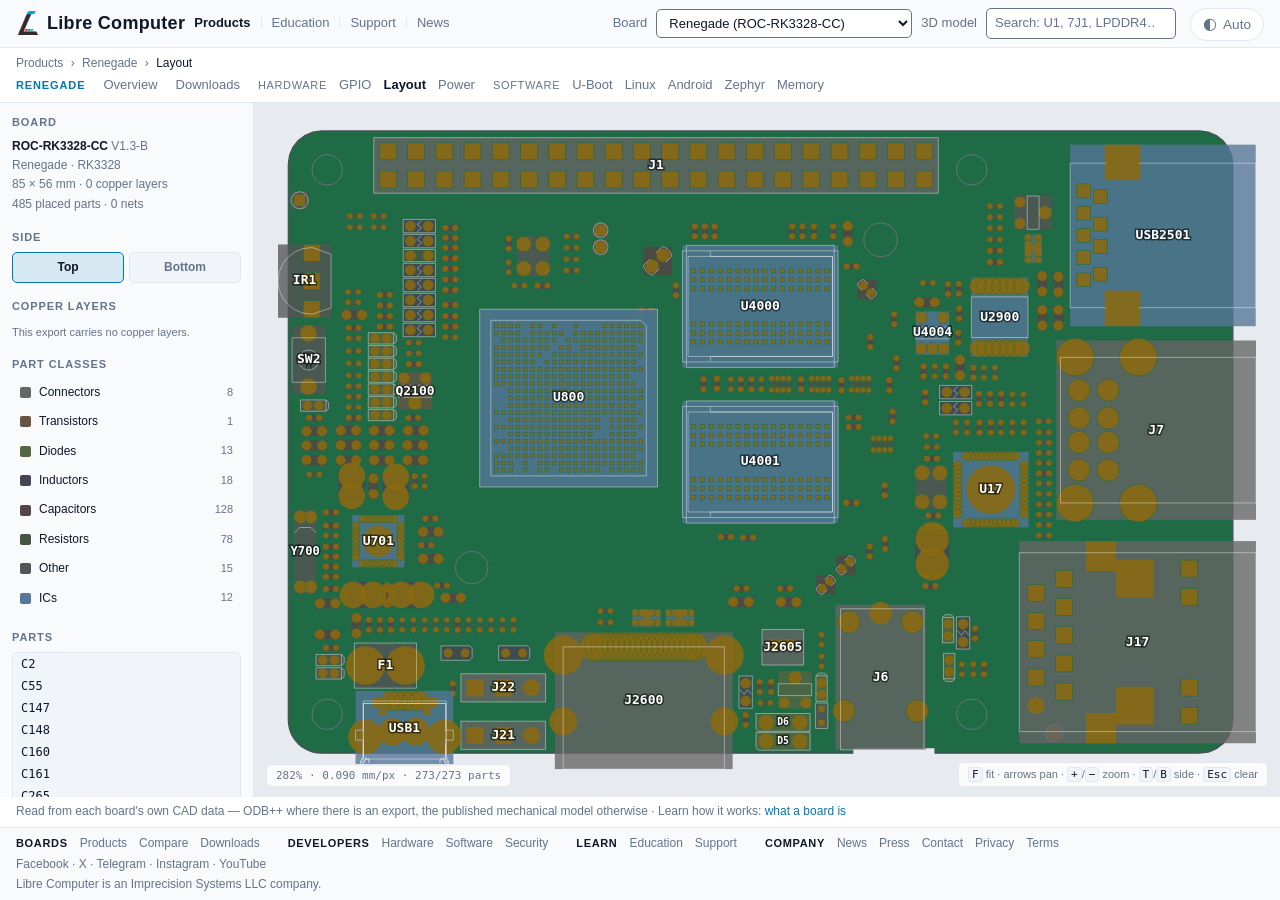
<file: roc-rk3328-cc/index.html>
<!DOCTYPE html>
<html lang="en">
<head>
<meta charset="utf-8">
<!-- Scripts from this site only, plus the inline theme snippet by its sha256
     (tools/check-kit.py recomputes it); data, styles and images same-origin,
     data: for the kit's logo. GitHub Pages sets no headers, so it is a meta. -->
<meta http-equiv="Content-Security-Policy" content="default-src 'self'; script-src 'self' 'sha256-oHIc59mqgn9ICn5smlJlKAoSorMm9lRvLXPlZJXSqW8='; style-src 'self' 'unsafe-inline'; img-src 'self' data:; object-src 'none'; base-uri 'none'; form-action 'none'">
<meta name="referrer" content="strict-origin-when-cross-origin">
<meta name="viewport" content="width=device-width, initial-scale=1">
<title>Renegade (ROC-RK3328-CC) Board Layout — Libre Computer</title>
<meta name="description" content="Renegade (ROC-RK3328-CC) PCB layout, 85 × 56 mm: its connectors and main parts by reference designator, and an interactive viewer of every part&#39;s placement, read from the board&#39;s own CAD data.">
<!-- og -->
<meta property="og:type" content="website">
<meta property="og:site_name" content="Libre Computer">
<meta property="og:title" content="Renegade (ROC-RK3328-CC) Board Layout — Libre Computer">
<meta property="og:description" content="Renegade (ROC-RK3328-CC) PCB layout, 85 × 56 mm: its connectors and main parts by reference designator, and an interactive viewer of every part's placement, read from the board's own CAD data.">
<meta property="og:url" content="https://layout.hardware.libre.computer/roc-rk3328-cc/">
<meta property="og:image" content="https://libre.computer/images/ogImage.webp">
<meta name="twitter:card" content="summary_large_image">
<!-- /og -->
<link rel="canonical" href="https://layout.hardware.libre.computer/roc-rk3328-cc/">
<link rel="icon" href="data:,">
<link rel="stylesheet" href="../css/lc-kit.css">
<link rel="stylesheet" href="../css/style.css">
<!-- Sets the theme before first paint, so a dark visitor never sees a white
     flash. Must stay inline and must stay ahead of the stylesheets; the copy
     is checked by tools/lc-ui-kit/sync.py against HEAD_SNIPPET in lc-kit.js. -->
<script>try{var q=new URLSearchParams(location.search),e=q.get("embed")==="1",t=e&&q.get("theme");if(e)document.documentElement.classList.add("lc-embed");var p=t==="light"||t==="dark"?t:localStorage.getItem("theme")||"auto";if(p==="dark"||(p==="auto"&&matchMedia("(prefers-color-scheme: dark)").matches))document.documentElement.classList.add("dark")}catch(x){}</script>
</head>
<body data-board="roc-rk3328-cc">
<a class="lc-skip" href="#main">Skip to content</a>

<header class="lc-topbar">
  <div class="lc-brand">
    <a class="lc-brand-name" href="https://libre.computer">Libre Computer</a>
    <nav class="lc-sites" aria-label="Libre Computer sites">
      <a class="lc-site" href="https://libre.computer/products/" aria-current="true">Products</a>
      <a class="lc-site" href="https://education.libre.computer/">Education</a>
      <a class="lc-site" href="https://hub.libre.computer/">Support</a>
      <a class="lc-site" href="https://libre.computer/news/">News</a>
    </nav>
  </div>
  <div class="lc-controls">
    <label for="board-select">Board</label>
    <select id="board-select" aria-label="Select board"></select>
    <input id="search" type="search" placeholder="Search: U1, 7J1, LPDDR4…" autocomplete="off" spellcheck="false" aria-label="Search by reference designator or footprint">
  </div>
</header>
<nav class="lc-subnav" aria-label="Hardware">
    <div class="lc-subnav-sites">
      <nav class="lc-crumbs" aria-label="Breadcrumb"><a href="https://libre.computer/products/">Products</a> <span aria-hidden="true">›</span> <a href="https://libre.computer/products/roc-rk3328-cc/">Renegade</a> <span aria-hidden="true">›</span> <span aria-current="page">Layout</span></nav>
      <script type="application/ld+json">{"@context": "https://schema.org", "@type": "BreadcrumbList", "itemListElement": [{"@type": "ListItem", "position": 1, "name": "Products", "item": "https://libre.computer/products/"}, {"@type": "ListItem", "position": 2, "name": "Renegade", "item": "https://libre.computer/products/roc-rk3328-cc/"}, {"@type": "ListItem", "position": 3, "name": "Layout", "item": "https://layout.hardware.libre.computer/roc-rk3328-cc/"}]}</script>
      <span class="lc-subnav-label">Renegade</span>
      <a href="https://libre.computer/products/roc-rk3328-cc/">Overview</a>
      <a href="https://libre.computer/downloads/roc-rk3328-cc/">Downloads</a>
      <span class="lc-board-group"><span class="lc-board-group-label">Hardware</span> <a href="https://gpio.hardware.libre.computer/roc-rk3328-cc/">GPIO</a> <a href="https://layout.hardware.libre.computer/roc-rk3328-cc/" aria-current="page">Layout</a> <a href="https://power.hardware.libre.computer/roc-rk3328-cc/">Power</a></span>
      <span class="lc-board-group"><span class="lc-board-group-label">Software</span> <a href="https://u-boot.software.libre.computer/features/roc-rk3328-cc/">U-Boot</a> <a href="https://linux.software.libre.computer/features/roc-rk3328-cc/">Linux</a> <a href="https://android.software.libre.computer/features/roc-rk3328-cc/">Android</a> <a href="https://zephyr.software.libre.computer/features/roc-rk3328-cc/">Zephyr</a> <a href="https://memory.software.libre.computer/rockchip/?dram=1024">Memory</a></span>
    </div>
</nav>

<div class="lc-notices" id="notices"></div>

<main class="lc-main" id="main">
  <h1 class="lc-vh">Renegade (ROC-RK3328-CC) board layout</h1>
  <aside class="lc-panel" id="sidebar">
    <h3>Board</h3>
    <div id="board-meta"></div>

    <h3>Side</h3>
    <div class="lc-seg" id="side-seg" role="group" aria-label="Board side"></div>

    <h3>Copper layers</h3>
    <div id="copper-toggles"></div>
    <p id="copper-note"></p>

    <h3>Part classes</h3>
    <div id="cat-toggles"></div>

    <h3>Parts</h3>
    <div id="comp-list" role="listbox" tabindex="0" aria-label="Placed parts"></div>
    <div id="detail"></div>
    <p id="announce" class="lc-vh" role="status"></p>

    <!-- The parts list as plain HTML, drawn in by tools/render.mjs (and
         redrawn by js/app.js on a change of board): js/parts.js -->
    <h3>Parts list</h3>
    <div id="parts-text"><details class="parts-text"><summary>Renegade (ROC-RK3328-CC): connectors and main parts</summary><p>Renegade (ROC-RK3328-CC): revision V1.3-B, RK3328 SoC, 85 × 56 mm, no copper layers in this export, 485 placed parts.</p><table class="lc-table parts-table"><caption>Connectors (10)</caption><thead><tr><th scope="col">Ref</th><th scope="col">Part</th><th scope="col">Side</th></tr></thead><tbody><tr><th scope="row">J1</th><td>CON_2X20PIN_2D54_DIP<br><span class="fp">, 40 pins</span></td><td>Top</td></tr><tr><th scope="row">J4</th><td>TF-CKT01-009D<br><span class="fp">, 15 pins</span></td><td>Bottom</td></tr><tr><th scope="row">J6</th><td>PJ-30220-M<br><span class="fp">, 5 pins</span></td><td>Top</td></tr><tr><th scope="row">J7</th><td><span class="fp">, 12 pins</span></td><td>Top</td></tr><tr><th scope="row">J11</th><td><span class="fp">, 35 pins</span></td><td>Bottom</td></tr><tr><th scope="row">J17</th><td>HR911130A<br><span class="fp">, 18 pins</span></td><td>Top</td></tr><tr><th scope="row">J21</th><td>CON-3PIN-2D54<br><span class="fp">, 3 pins</span></td><td>Top</td></tr><tr><th scope="row">J22</th><td>NC/CON-3PIN-2D54<br><span class="fp">, 3 pins</span></td><td>Top</td></tr><tr><th scope="row">J2600</th><td>HDMI_A<br><span class="fp">, 23 pins</span></td><td>Top</td></tr><tr><th scope="row">J2605</th><td><span class="fp">, 2 pins</span></td><td>Top</td></tr></tbody></table><table class="lc-table parts-table"><caption>ICs (20)</caption><thead><tr><th scope="col">Ref</th><th scope="col">Part</th><th scope="col">Side</th></tr></thead><tbody><tr><th scope="row">U15</th><td>NC/AT18<br><span class="fp">, 8 pins</span></td><td>Bottom</td></tr><tr><th scope="row">U17</th><td><span class="fp">, 49 pins</span></td><td>Top</td></tr><tr><th scope="row">U25</th><td>ESD5304D<br><span class="fp">, 10 pins</span></td><td>Top</td></tr><tr><th scope="row">U26</th><td><span class="fp">, 10 pins</span></td><td>Bottom</td></tr><tr><th scope="row">U34</th><td>SY6280AAAC<br><span class="fp">, 5 pins</span></td><td>Bottom</td></tr><tr><th scope="row">U701</th><td>RK805-1<br><span class="fp">, 33 pins</span></td><td>Top</td></tr><tr><th scope="row">U800</th><td>RK3328<br><span class="fp">, 395 pins</span></td><td>Top</td></tr><tr><th scope="row">U2210</th><td>TT2102<br><span class="fp">, 5 pins</span></td><td>Bottom</td></tr><tr><th scope="row">U2500</th><td>SY6280AAC<br><span class="fp">, 5 pins</span></td><td>Bottom</td></tr><tr><th scope="row">U2600</th><td>ESD5304D<br><span class="fp">, 10 pins</span></td><td>Top</td></tr><tr><th scope="row">U2601</th><td>ESD5304D<br><span class="fp">, 10 pins</span></td><td>Top</td></tr><tr><th scope="row">U2602</th><td>ESD5304D<br><span class="fp">, 10 pins</span></td><td>Bottom</td></tr><tr><th scope="row">U2900</th><td>DRV632PW<br><span class="fp">, 14 pins</span></td><td>Top</td></tr><tr><th scope="row">U4000</th><td><span class="fp">, 96 pins</span></td><td>Top</td></tr><tr><th scope="row">U4001</th><td><span class="fp">, 96 pins</span></td><td>Top</td></tr><tr><th scope="row">U4002</th><td><span class="fp">, 96 pins</span></td><td>Bottom</td></tr><tr><th scope="row">U4003</th><td><span class="fp">, 96 pins</span></td><td>Bottom</td></tr><tr><th scope="row">U4004</th><td><span class="fp">, 5 pins</span></td><td>Top</td></tr><tr><th scope="row">USB1</th><td><span class="fp">, 13 pins</span></td><td>Top</td></tr><tr><th scope="row">USB2501</th><td><span class="fp">, 11 pins</span></td><td>Top</td></tr></tbody></table></details></div><!-- /parts -->
  </aside>

  <!-- Focusable so the keys pan and zoom it; the parts themselves are picked
       from the Parts list, which is the drawing's keyboard route -->
  <div id="stage" tabindex="0" role="region" aria-label="Board drawing" aria-describedby="keys">
    <canvas id="canvas" aria-hidden="true"></canvas>
    <div id="tooltip" class="lc-tooltip" hidden></div>
    <div id="hud"></div>
    <!-- The copper and net parts are filled in per board: the layer count
         differs (6 or 8), and the board imported from a mechanical model has
         neither, where this used to promise both and contradict the sidebar's
         own "This export carries no copper layers". -->
    <div id="keys"></div>
    <div id="spinner" hidden></div>
  </div>
</main>

<p class="lc-page-note">Read from each board's own CAD data — ODB++ where there is an export,
  the published mechanical model otherwise ·
  Learn how it works: <a href="https://education.libre.computer/modules/what-a-board-is/">what a board is</a></p>
<footer class="lc-footer">
  <nav class="lc-footer-links" aria-label="Libre Computer">
    <div class="lc-footer-group"><span class="lc-footer-head">Boards</span><a href="https://libre.computer/products/">Products</a><a href="https://libre.computer/compare/">Compare</a><a href="https://libre.computer/downloads/">Downloads</a></div>
    <div class="lc-footer-group"><span class="lc-footer-head">Developers</span><a href="https://hardware.libre.computer/">Hardware</a><a href="https://software.libre.computer/">Software</a><a href="https://libre.computer/security/">Security</a></div>
    <div class="lc-footer-group"><span class="lc-footer-head">Learn</span><a href="https://education.libre.computer/">Education</a><a href="https://hub.libre.computer/">Support</a></div>
    <div class="lc-footer-group"><span class="lc-footer-head">Company</span><a href="https://libre.computer/news/">News</a><a href="https://libre.computer/press/">Press</a><a href="https://libre.computer/#contact">Contact</a><a href="https://libre.computer/privacy/">Privacy</a><a href="https://libre.computer/terms/">Terms</a></div>
  </nav>
  <p class="lc-footer-social"><a href="https://facebook.com/librecomputer" rel="noopener">Facebook</a> &middot; <a href="https://x.com/LibreComputer" rel="noopener">X</a> &middot; <a href="https://t.me/libre_computer" rel="noopener">Telegram</a> &middot; <a href="https://www.instagram.com/librecomputer/" rel="noopener">Instagram</a> &middot; <a href="https://www.youtube.com/c/LibreComputer" rel="noopener">YouTube</a></p>
  <p class="lc-footer-company">Libre Computer is an <a href="https://imprecisionsystems.com/" rel="noopener">Imprecision Systems LLC</a> company.</p>
</footer>

<script type="module" src="../js/app.js"></script>
</body>
</html>
</file>
<file: css/lc-kit.css>
/* lc-kit 1 sha256:a7a3ab5e59e4961fccd9a7aa596e9d2a4f72d52913530e20eeb98b5a4cabcb36 */
/* Libre Computer hardware-tool shell — shared by the GPIO pinout, the board
   layout viewer and the power tree.
 *
 * These two sites had grown the same header, the same board picker, the same
 * search box and the same footer twice, with the same seven token names holding
 * the same seven values in both. This is that shell, defined once.
 *
 * THEME. Three states, matching libre.computer: light, dark, and auto, which
 * follows the OS and is the default -- a visitor whose desktop is dark should
 * not have to ask twice. The switch is a `dark` class on <html>, set before
 * first paint by the inline script in each page's <head>, so a dark visitor
 * never sees a white flash. Light is the base and dark is the override, because
 * a stylesheet that loses its media query should degrade to the more legible
 * of the two.
 *
 * The values are libre.computer's own (its css/style.css tokens: --bg, --card,
 * --border, --fg, --muted, --prose-link, --field-border), in both themes,
 * because these tools open inside its product pages: a tool in a neutral grey
 * frame on a slate page read as a different site. A change to that palette is
 * made there and copied here.
 *
 * WHAT BELONGS HERE. The shell and nothing else: page frame, top bar, brand,
 * the controls slot, notices, footer, form controls, focus, and the theme
 * button. A site's own subject matter -- the pinout's mux-class colours, the
 * layout viewer's copper-layer colours -- stays in that site's stylesheet,
 * because nothing is shared by having one file know about both.
 *
 * This file is VENDORED. Edit tools/lc-ui-kit/lc-kit.css in the monorepo and
 * run tools/lc-ui-kit/sync.py; a hand-edit here fails each site's CI.
 */

:root {
  color-scheme: light;
  /* one monospace stack for every site (pad names, addresses, code, keys) */
  --mono: ui-monospace, SFMono-Regular, "SF Mono", Menlo, Consolas, monospace;

  --bg: #ffffff;
  --bg-raised: #f8fafc;
  --bg-sunken: #f1f5f9;
  --border: #e2e8f0;
  /* A field's edge is the only thing that says "type here", so it needs 3:1
     on the page (WCAG 1.4.11); --border is a divider and stays quiet.
     Slate-500, as libre.computer's --field-border: 4.76:1 on --bg, 4.55:1 on
     --bg-raised, and 3.75 / 3.07 on the dark ground and raised panel, so
     one value serves both themes. */
  --border-field: #64748b;
  --text: #0f172a;
  /* 4.76:1 on --bg, 4.55:1 on --bg-raised, 4.34:1 on --bg-sunken */
  --text-dim: #64748b;
  /* Blue TEXT on the page ground, so it darkens on white (#0077b0 is 4.92:1)
     and lightens on the dark ground below. Same two shades libre.computer
     uses, and for the same contrast reason. */
  --accent: #0077b0;
  --brass: #8a6a10;
  --warn: #b45309;
  --danger: #b42318;

  --shadow: 0 1px 2px rgba(15, 23, 42, .06), 0 1px 3px rgba(15, 23, 42, .04);
}

html.dark {
  color-scheme: dark;

  --bg: #0f172a;
  --bg-raised: #1e293b;
  --bg-sunken: #020617;
  --border: #334155;
  --border-field: #64748b;   /* 3.75:1 on --bg, 3.07:1 on --bg-raised */
  --text: #e2e8f0;
  --text-dim: #94a3b8;       /* 6.96:1 on --bg, 5.71:1 on --bg-raised */
  --accent: #00a0e9;         /* 6.13:1 on --bg, 5.02:1 on --bg-raised */
  --brass: #c9a227;
  --warn: #f76b15;
  --danger: #f5a3a6;

  --shadow: none;
}

*, *::before, *::after { box-sizing: border-box; }

html, body { height: 100%; }

/* Two page shapes. An app shell (the layout viewer, the power tree) is one
   window tall and scrolls only inside its panes. A document page (the
   pinout, the memory map, education) scrolls as a whole: its body carries
   class="lc-doc" and grows with its content -- a body held to the window
   would be the sticky title bar's containing block, and the bar would ride
   off the top after one screen. */
body.lc-doc { height: auto; min-height: 100%; }

body {
  display: flex;
  flex-direction: column;
  margin: 0;
  background: var(--bg);
  color: var(--text);
  font: 14px/1.45 -apple-system, "Segoe UI", Roboto, Helvetica, Arial, sans-serif;
}

a { color: var(--accent); text-decoration: none; }
a:hover { text-decoration: underline; }

/* Monospace text in the one stack (zero specificity: a site's own rule wins) */
:where(code, kbd, samp, pre) { font-family: var(--mono); }

:where(button, select, input, a, [role="button"][tabindex]):focus-visible {
  outline: 2px solid var(--accent);
  outline-offset: 1px;
}

/* ---- top bar ---------------------------------------------------------- */

/* Sticky on every site (from 700px up; a phone's bar is too tall to pin, see
   below): an app-shell page never scrolls, so it changes nothing there; a
   document page (body.lc-doc: the pinout, the memory map, education) keeps
   its title bar in view, the same everywhere. */
.lc-topbar {
  flex: none;
  display: flex;
  flex-wrap: wrap;
  align-items: center;
  gap: 14px;
  padding: 8px 16px;
  background: var(--bg-raised);
  border-bottom: 1px solid var(--border);
  position: sticky;
  top: 0;
  z-index: 10;
  font-size: 14px;  /* (the bar's own, whatever size a site sets its body text) */
}

/* CENTRED, NOT BASELINE-ALIGNED. The name's first flex item is the logo, an
   empty box, so the name's baseline is synthesised from the logo's bottom edge
   -- and baseline alignment sat the site links' text on that edge, about 6px
   below the brand text and the controls. Centring puts the logo, the name, the
   links and (via the bar's own centring) the controls on one centre line. */
.lc-brand {
  display: flex;
  flex-wrap: wrap;
  align-items: center;
  gap: 4px 9px;
  min-width: 0;
}

.lc-brand-name {
  display: inline-flex;
  align-items: center;
  gap: 7px;
  font-size: 18px;
  font-weight: 700;
  letter-spacing: .3px;
  color: var(--text);
  white-space: nowrap;
}

/* The Libre Computer mark before the name, light and dark cuts. Embedded as
   data URIs -- libre.computer's own navLogo.webp and navLogo_dark.webp,
   about 2 KB each -- so every site gets it from this one vendored file with
   no image to copy, and nothing loads from another origin. Decorative: the
   name beside it is the link text. */
.lc-brand-name::before {
  content: "";
  flex: none;
  width: 24px;
  height: 24px;
  background: center / contain no-repeat url("[data-uri]");
}
html.dark .lc-brand-name::before {
  background-image: url("[data-uri]");
}
.lc-brand-name:hover { text-decoration: none; color: var(--accent); }

.lc-brand-sub {
  font-size: 13px;
  color: var(--text-dim);
  white-space: nowrap;
}

/* SIGNAL CLASS PALETTE -- shared, because the two tools colour the SAME pins.
   The pinout draws a board's header and the layout draws that header's pads on
   the PCB, and a visitor moving between them reads the colour as meaning the
   same thing. It did not live here at first, when only one tool used it; a
   second copy in the layout's own stylesheet would be a second answer the
   first time a colour changed. Both sites now take the one definition, and
   check-kit.py fails the build if a vendored copy drifts.

   RAILS RAMP BY VOLTAGE, red through orange to yellow as the supply falls:
   12V and PoE deepest, 5V red, 3.3V orange, 1.8V yellow. The ramp used to run
   red into brown, which made 3.3V a burnt orange and 1.8V a tan -- neither
   nameable as a colour, and the three rails a reader actually reaches for on
   a header are the three that have to be told apart at a glance.

   I2C yellow / SPI blue / GPIO green match the board silkscreen. */
:root {
  --c-poe: #6e0011;
  --c-power12v: #b8000f;
  --c-power5v: #d32f2f;
  --c-power3v3: #e8730c;
  --c-powerlv: #e0a800;   /* 1.8V / 3.0V */
  --c-gnd: #454b54;
  --c-nc: #6b6547;        /* not connected */
  --c-gpio: #2f7d3f;
  --c-i2c: #9a7b0a;
  --c-spi: #1f5fd0;
  --c-uart: #7c30cc;
  --c-pwm: #c4295a;
  --c-i2s: #0b6f80;
  --c-pcm: #0b5566;
  --c-tdm: #13876b;
  --c-spdif: #7a2490;
  --c-pdm: #4a7a0a;
  --c-dac: #076a4c;
  --c-adc: #5b8a12;
  --c-clk: #6b737b;
  --c-jtag: #c25a06;
  --c-cec: #5334c4;
  --c-ir: #c33a6a;
  --c-sdio: #0d7f95;
  --c-nand: #6d5449;
  --c-video: #a81c4c;
  --c-pcie: #6a4fc4;
  --c-usb: #1f6fb5;
  --c-eth: #0d8f6a;
  --c-misc: #5a6570;
}

/* THE SERIAL CONSOLE HEADER IS COLOURED AS THE CABLE, not as a signal class.
   Ground black, TX white, RX green -- the USB-TTL lead everyone plugs into it,
   and the colours our own documentation has always named for that header:
   "2J1 Connector Highlighted in Red: Ground (BLACK) TX (WHITE) RX (GREEN)".
   Someone at the board with the cable in their hand is matching wire to pin,
   so the pin should be the colour of the wire.

   These are wire colours, so they do NOT flip with the theme -- a black lead
   is black on both. They sit on the drawn board rather than on the page. */
:root, html.dark {
  --c-wire-gnd: #14161a;
  --c-wire-tx:  #f3f5f7;
  --c-wire-rx:  #2ea043;
}

html.dark {
  --c-poe: #6e0011;
  --c-power12v: #cc0f1b;
  --c-power5v: #e5484d;
  --c-power3v3: #f76b15;
  --c-powerlv: #f5c518;   /* 1.8V / 3.0V */
  --c-gnd: #454b54;
  --c-nc: #3c3a2e;
  --c-gpio: #46a758;
  --c-i2c: #eac54f;
  --c-spi: #3b82f6;
  --c-uart: #a855f7;
  --c-pwm: #ec5f87;
  --c-i2s: #1098ad;
  --c-pcm: #0b7285;
  --c-tdm: #63e6be;
  --c-spdif: #862e9e;
  --c-pdm: #5c940d;
  --c-dac: #087f5b;
  --c-adc: #94d82d;
  --c-clk: #adb5bd;
  --c-jtag: #ff922b;
  --c-cec: #7048e8;
  --c-ir: #f06595;
  --c-sdio: #66d9e8;
  --c-nand: #8d6e63;
  --c-video: #c2255c;
  --c-pcie: #b197fc;
  --c-usb: #74c0fc;
  --c-eth: #12b886;
  --c-misc: #6c757d;
}

/* The switch between the Libre Computer sites (written by sync.py, NAV). It
   says which site this is and what the others are. The current one is a link
   to its own root, marked aria-current: on a multi-page site it is the way
   home, and on a tool it resets the page (the query is dropped). */
/* The site links wrap. Five sites in one unbreakable row ran 131px past a
   375px phone and dragged every page sideways; wrapped, the row simply gets
   taller. The brand wraps for the same reason. */
.lc-sites {
  display: flex;
  flex-wrap: wrap;
  align-items: baseline;
  gap: 4px 10px;
  font-size: 13px;
  min-width: 0;
}

.lc-site {
  white-space: nowrap;
  color: var(--text-dim);
}
.lc-site[aria-current] {
  color: var(--text);
  font-weight: 600;
}
a.lc-site:hover { color: var(--accent); text-decoration: none; }
a.lc-site:focus-visible {
  outline: 2px solid var(--accent);
  outline-offset: 2px;
  border-radius: 3px;
}

/* Separator drawn rather than typed, so it is not read out as a word and not
   selected when the visitor copies the heading. */
.lc-site + .lc-site::before {
  content: "";
  display: inline-block;
  width: 1px;
  height: 11px;
  margin-right: 10px;
  vertical-align: -1px;
  background: var(--border);
}

/* The board's own pages, beside the board picker (setBoardLinks). Small and
   dim like the site links, so the picker and the search stay the controls. */
.lc-board-links {
  display: inline-flex;
  flex-wrap: wrap;
  align-items: center;
  gap: 4px 10px;
  font-size: 13px;
}
.lc-board-links[hidden] { display: none; }
.lc-board-links a { color: var(--text-dim); white-space: nowrap; }
.lc-board-links a:hover { color: var(--accent); text-decoration: none; }
.lc-board-links a:focus-visible {
  outline: 2px solid var(--accent);
  outline-offset: 2px;
  border-radius: 3px;
}
@media (max-width: 819.98px) {
  .lc-board-links a { display: inline-block; padding: 10px 0; line-height: 20px; }
}

/* The second bar under the title bar, for a family of sites behind one header
   section (Hardware, Software). Its label and site links are written by
   sync.py (SUBNAV). A site's own pages are a bar of their own under it
   (nav.lc-subnav-local, aria-label "<site> pages"), so each bar has one
   current item. The same voice as education's section bar. */
.lc-subnav {
  flex: none;
  display: flex;
  flex-wrap: wrap;
  gap: 4px 18px;
  padding: 7px 16px;
  background: var(--bg);
  border-bottom: 1px solid var(--border);
  font-size: 13px;
  align-items: baseline;
}
.lc-subnav-sites,
.lc-subnav-pages {
  display: flex;
  align-items: baseline;
  gap: 4px 18px;
}
.lc-subnav-pages { margin-left: auto; }
.lc-subnav-local { padding-top: 5px; padding-bottom: 5px; background: var(--bg-raised); }
.lc-subnav-local .lc-subnav-pages { margin-left: 0; }
.lc-subnav a { color: var(--text-dim); white-space: nowrap; }
.lc-subnav a:hover { color: var(--accent); text-decoration: none; }
.lc-subnav a[aria-current] { color: var(--text); font-weight: 600; }
.lc-subnav a:focus-visible {
  outline: 2px solid var(--accent);
  outline-offset: 2px;
  border-radius: 3px;
}
.lc-subnav-label {
  font-size: 11px;
  font-weight: 700;
  letter-spacing: .08em;
  text-transform: uppercase;
  color: var(--accent);
}
/* The trail in front of the row (sync.py crumbs_html): where this page sits,
   Products › board › view or Libre Computer › family › tool. The row
   wraps, so the trail takes a line of its own above the links. */
.lc-subnav-sites { flex-wrap: wrap; }
.lc-crumbs {
  flex: 1 0 100%;
  font-size: 12px;
  color: var(--text-dim);
}
.lc-crumbs span[aria-hidden] { margin: 0 4px; }
.lc-crumbs [aria-current] { color: var(--text); }
/* On a board's page the row is the board's menu: Overview, Downloads, then
   its Hardware and Software views, each group behind a small label. */
.lc-board-group { display: inline-flex; align-items: baseline; gap: 4px 12px; }
.lc-board-group-label {
  font-size: 11px;
  color: var(--text-dim);
  text-transform: uppercase;
  letter-spacing: .06em;
}
.lc-subnav a[aria-current="page"] { color: var(--text); font-weight: 600; }
/* A phone: one sideways-scrolling row, not a wrap of single links. */
@media (max-width: 819.98px) {
  .lc-subnav-sites { flex-wrap: nowrap; }
  .lc-crumbs { flex: none; padding: 10px 0; }
  .lc-board-group { flex: none; }
  .lc-subnav {
    flex-wrap: nowrap;
    padding-top: 0;
    padding-bottom: 0;
    overflow-x: auto;
    scrollbar-width: none;
  }
  .lc-subnav::-webkit-scrollbar { display: none; }
  .lc-subnav a { display: inline-block; padding: 10px 0; line-height: 20px; }
  .lc-subnav-label,
  .lc-subnav-sites,
  .lc-subnav-pages { flex: none; }
}

/* A pill for a state the visitor should not have to infer, e.g. that the board
   picker is currently listing boards nobody can buy yet. */
.lc-flag {
  padding: 1px 7px;
  border-radius: 999px;
  background: var(--warn);
  /* Page ground, not white. White clears on the light caution brown and
     fails on the dark theme's bright caution orange; the dark ground on
     that orange clears. */
  color: var(--bg);
  font-size: 11px;
  font-weight: 700;
  letter-spacing: .3px;
  white-space: nowrap;
}

/* A <select> sizes itself to its widest option and will not shrink below it,
   so without the min-width:0 / max-width pair a long board name pushes the
   whole bar sideways on a phone -- measured at 495px of control on a 375px
   viewport, which moved the entire page 125px. A flex item's automatic minimum
   is its content, so flex-shrink alone never reaches it. */
.lc-controls {
  display: flex;
  align-items: center;
  gap: 9px;
  flex-wrap: wrap;
  margin-left: auto;
  min-width: 0;
  max-width: 100%;
}
.lc-controls label { color: var(--text-dim); font-size: 13px; }
.lc-controls select { min-width: 0; max-width: 100%; }

select,
input[type="search"],
input[type="text"] {
  background: var(--bg);
  color: var(--text);
  border: 1px solid var(--border-field);
  border-radius: 5px;
  padding: 5px 8px;
  font: inherit;
  font-size: 13px;
}
select:hover,
input[type="search"]:hover,
input[type="text"]:hover { border-color: var(--text-dim); }
input[type="search"] { width: 190px; }
input[type="search"]::placeholder { color: var(--text-dim); }

/* ---- skip link, visually hidden ----------------------------------------- */

/* The first Tab stop on every page: past the title bar to the page's own
   content (<a class="lc-skip" href="#main">, the target the page's <main>,
   id="main" unless it already has an id). */
.lc-skip {
  position: absolute;
  left: -999px;
  top: 0;
  z-index: 50;
  padding: 6px 10px;
  background: var(--bg-raised);
  color: var(--text);
  border: 1px solid var(--border-field);
  border-radius: 5px;
}
.lc-skip:focus { left: 8px; top: 8px; }

/* Read by a screen reader, not shown: a page heading the layout carries
   visually already, a status line. */
.lc-vh {
  position: absolute;
  width: 1px;
  height: 1px;
  overflow: hidden;
  clip-path: inset(50%);
  white-space: nowrap;
}

/* ---- embed mode (?embed=1, lc-kit.js EMBED) ------------------------------ */

/* Inside another page's frame: the chrome that names the site and the board
   goes (the framing page names both), the tool's own controls stay, and
   "Open ⤢" opens the full tool. The board and SoC-family pickers go too: the
   frame is for the one board its page is about. */
html.lc-embed .lc-skip,
html.lc-embed .lc-brand,
html.lc-embed .lc-sites,
html.lc-embed .lc-subnav,
html.lc-embed .lc-board-links,
html.lc-embed .lc-footer,
html.lc-embed .lc-theme-btn,
html.lc-embed #board-select,
html.lc-embed .board-select,
html.lc-embed #family-select,
html.lc-embed .family-select,
html.lc-embed label[for="board-select"],
html.lc-embed label[for="family-select"] {
  display: none !important;
}
html.lc-embed .lc-topbar { position: static; padding: 6px 12px; }
.lc-embed-open {
  display: inline-flex;
  align-items: center;
  padding: .3rem .7rem;
  border: 1px solid var(--border);
  border-radius: 999px;
  color: var(--text);
  font-size: 13px;
  white-space: nowrap;
}
.lc-embed-open:hover { border-color: var(--text-dim); text-decoration: none; }
.lc-embed-open:focus-visible { outline: 2px solid var(--accent); outline-offset: 2px; }

/* ---- theme button ------------------------------------------------------ */

.lc-theme-btn {
  display: inline-flex;
  align-items: center;
  gap: .4rem;
  padding: .35rem .75rem;
  border: 1px solid var(--border);
  border-radius: 999px;
  background: var(--bg);
  color: var(--text);
  font: inherit;
  font-size: .85rem;
  cursor: pointer;
  white-space: nowrap;
}
.lc-theme-btn:hover { border-color: var(--text-dim); }
.lc-theme-icon { font-size: 1rem; line-height: 1; }

/* Auto is the default, so it reads as the quiet state; an explicit choice is
   marked, which is the whole point of showing the state rather than a bare
   "Theme". */
.lc-theme-btn[data-theme="auto"] { color: var(--text-dim); }
.lc-theme-btn[data-theme="light"],
.lc-theme-btn[data-theme="dark"] { border-color: currentColor; }

/* THE THEME CONTROL KEEPS THE CORNER, at every width. The topbar wraps, and
   the button is its last child, so whenever the controls filled the first row
   (a phone; a tool's board picker, board links and search below ~1370px) it
   wrapped onto a line of its own at the left -- the one control whose
   position a reader relies on, moving with the content around it. Pinned to
   the top right it is always in the same place, and the row it used to take
   goes back to the page. The padding reserves its width so a long select
   cannot run underneath. (The bar is positioned -- sticky, or relative on a
   phone -- so it is the button's containing block.) The reserve applies to
   every row, so when a tool's controls wrap to a second row (about 820 to
   1430px) that row ends 104px short of the edge: the cost of a button that
   never moves. */
.lc-topbar { padding-right: 104px; }
.lc-theme-btn { position: absolute; top: 8px; right: 16px; }

@media (max-width: 560px) {
  /* The label goes before the control does: the icon plus the title attribute
     still say which state is active. */
  .lc-theme-label { display: none; }
}

/* THE NARROW BAR IS DELIBERATE ROWS, not whatever wrapping leaves. Below the
   desktop width the brand and the site links share the first row with the
   pinned theme button, whose width that row (and only that row) reserves; the
   controls get the next row and start at the left edge instead of floating
   right. The site links never wrap: a wrapped bar put one link and a dangling
   separator on a line of their own. When they do not fit they scroll
   sideways. Every link and control is at least 40px tall, the touch minimum.
   819.98px, not 820px: at exactly 820 the bar keeps the layout it already had
   there. */
@media (max-width: 819.98px) {
  .lc-topbar { padding: 8px 16px 10px; row-gap: 6px; }
  .lc-brand {
    flex: 1 1 100%;
    flex-wrap: nowrap;
    align-items: center;
    gap: 0 14px;
    padding-right: 88px;
  }
  .lc-brand-name { flex: none; min-height: 40px; }
  .lc-theme-btn { min-width: 40px; min-height: 40px; justify-content: center; }

  /* No visible scrollbar: it would sit on top of the links. */
  .lc-sites {
    flex: 1 1 auto;
    flex-wrap: nowrap;
    overflow-x: auto;
    scrollbar-width: none;
  }
  .lc-sites::-webkit-scrollbar { display: none; }
  .lc-site { display: inline-block; padding: 10px 0; line-height: 20px; }

  .lc-controls { flex: 1 1 100%; margin-left: 0; }
  .lc-controls select,
  .lc-controls input { min-height: 40px; }
  /* The search box grows into whatever its row leaves, so the board's own
     links (setBoardLinks) share its row instead of taking one of their own. */
  .lc-controls input[type="search"] { flex: 1 1 9rem; width: auto; min-width: 0; }
}

/* 16px exactly on a narrow screen or any touch screen (a tablet is wider
   than the narrow layout): below it Safari zooms the page when a field takes
   focus, and the only way back out of that zoom is a pinch. */
@media (max-width: 819.98px), (pointer: coarse) {
  .lc-controls select,
  .lc-controls input { font-size: 16px; }
}

/* A phone has no room for the links beside the brand, so they take a row of
   their own under it, and the theme button keeps the brand row's corner. The
   row bleeds to the screen edges, so a link scrolled under the edge is cut by
   the screen rather than by the bar's padding -- the cut-off word is the cue
   that the row scrolls. */
@media (max-width: 699.98px) {
  /* Four rows of bar (brand, sites, picker, search) are a quarter of a phone
     screen: on a phone the bar scrolls away with the page instead of pinning.
     Still positioned, so the theme button keeps its corner. */
  .lc-topbar { position: relative; }
  .lc-brand { flex-wrap: wrap; padding-right: 0; }
  .lc-sites {
    flex: 0 0 calc(100% + 32px);
    margin: 0 -16px;
    padding: 0 16px;
  }
}

/* ---- notices ----------------------------------------------------------- */

.lc-notices { flex: none; }

.lc-notice {
  margin: 0;
  padding: 7px 16px;
  font-size: 13px;
  background: color-mix(in srgb, var(--warn) 14%, var(--bg));
  color: var(--text);
  border-bottom: 1px solid var(--border);
}
.lc-notice.error {
  background: color-mix(in srgb, var(--danger) 14%, var(--bg));
}
.lc-notice code { font-family: var(--mono); }
/* The accent on the caution wash is too light for the notice's type.
   The underline is what says the words are a link. */
.lc-notice a { color: var(--text); text-decoration: underline; }

/* ---- footer ------------------------------------------------------------ */

/* The same footer on every site (sync.py FOOTER): the sections, the social
   accounts, the company. */
.lc-footer {
  flex: none;
  padding: 7px 16px;
  background: var(--bg-raised);
  border-top: 1px solid var(--border);
  font-size: 12px;
  color: var(--text-dim);
}
.lc-footer p { margin: 2px 0 0; }
.lc-footer a { color: var(--text-dim); }
.lc-footer a:hover { color: var(--accent); }
.lc-footer-links a { white-space: nowrap; }
/* Its four groups (Boards, Developers, Learn, Company), side by side. */
.lc-footer-links { display: flex; flex-wrap: wrap; gap: 4px 28px; margin-bottom: 4px; }
.lc-footer-group { display: flex; flex-wrap: wrap; align-items: baseline; gap: 2px 12px; }
.lc-footer-head {
  font-size: 11px;
  font-weight: 700;
  letter-spacing: .06em;
  text-transform: uppercase;
  color: var(--text);
}

/* A tool's front page: what the tool shows and every board's own page, in
   the HTML for a reader that runs no script (each site's tools/render.mjs). */
.lc-tool-index { padding: 16px; font-size: 14px; color: var(--text-dim); }
.lc-tool-index h2 { margin: 0 0 6px; font-size: 16px; color: var(--text); }
.lc-tool-index p { margin: 0 0 8px; }
.lc-tool-index ul { margin: 0; padding-left: 18px; columns: 16rem; }

/* A page's own note above the footer: where its data comes from, and the
   education module that explains it. */
.lc-page-note {
  flex: none;
  margin: 0;
  padding: 6px 16px;
  font-size: 12px;
  color: var(--text-dim);
}
html.lc-embed .lc-page-note { display: none; }

/* ---- shared bits both tools grew separately ---------------------------- */

.lc-main { flex: 1; display: flex; min-height: 0; }

.lc-panel {
  flex: none;
  background: var(--bg-raised);
  border-right: 1px solid var(--border);
  overflow-y: auto;
  padding: 12px;
}

.lc-panel h3 {
  margin: 16px 0 6px;
  font-size: 11px;
  font-weight: 700;
  text-transform: uppercase;
  letter-spacing: .9px;
  color: var(--text-dim);
}
.lc-panel h3:first-child { margin-top: 0; }

/* A data table, the same on every site: ruled rows, small dim uppercase
   column headers like the panel headings above. A site adds only what its
   data needs (a sticky header, a highlighted row, a reading size). Wrap it in
   .lc-table-scroll where it may be wider than a phone: the table keeps its
   columns and scrolls sideways inside its own box, never the page. */
.lc-table {
  width: 100%;
  border-collapse: collapse;
  font-size: 0.92rem;
}
.lc-table caption { text-align: left; color: var(--text-dim); padding-bottom: .4rem; }
.lc-table th,
.lc-table td {
  text-align: left;
  vertical-align: top;
  padding: 0.35rem 0.6rem;
  border-bottom: 1px solid var(--border);
}
.lc-table thead th,
.lc-table > tr:first-child > th {
  font-size: 11px;
  font-weight: 700;
  text-transform: uppercase;
  letter-spacing: .9px;
  color: var(--text-dim);
}
.lc-table tbody th { font-weight: 600; }
.lc-table-scroll { overflow-x: auto; }

/* The small dim uppercase label: a panel heading, a column title, a
   section kicker -- the same voice as .lc-panel h3 and a table's header. */
.lc-label {
  font-size: 11px;
  font-weight: 700;
  text-transform: uppercase;
  letter-spacing: .9px;
  color: var(--text-dim);
}

/* A colour swatch: one small rounded square, wherever a colour is keyed (a
   legend, a slot in a list, a toggle). The site sets its colour; a site that
   also shows a state with it (the power tree's on/off) adds that itself. */
.lc-swatch {
  display: inline-block;
  width: 11px;
  height: 11px;
  border-radius: 2px;
  flex: none;
  vertical-align: -1px;
}

/* The hover tooltip: follows the theme like the panels, never a fixed dark
   box. The site positions it (fixed to the window or absolute in its stage)
   and picks its font (the pinout's pad names are monospace). */
.lc-tooltip {
  z-index: 20;
  pointer-events: none;
  max-width: 340px;
  padding: 6px 9px;
  border: 1px solid var(--border);
  border-radius: 6px;
  background: var(--bg-raised);
  color: var(--text);
  box-shadow: var(--shadow);
  font-size: 12px;
}
.lc-tooltip[hidden] { display: none; }

/* A chip: a small bordered token that picks one of a set (a mux on the
   pinout's pin, a step of the power sequence). It is a <button> with
   aria-pressed, so it takes focus and says which one is picked. Pressed is
   an inset accent ring plus the accent wash: not an outline, which is the
   focus ring, and not the border, which a site may use for a state (the
   power tool's on and absent). The site adds a dot or a font. */
.lc-chips { display: flex; flex-wrap: wrap; gap: 5px; }
.lc-chip {
  display: inline-flex;
  align-items: center;
  gap: 5px;
  padding: 2px 8px;
  background: var(--bg);
  border: 1px solid var(--border);
  border-radius: 4px;
  color: var(--text);
  font: inherit;
  font-size: 12px;
  line-height: 1.4;
  cursor: pointer;
}
.lc-chip:hover { border-color: var(--text-dim); }
.lc-chip[aria-pressed="true"] {
  box-shadow: inset 0 0 0 1px var(--accent);
  background-color: color-mix(in srgb, var(--accent) 16%, var(--bg));
  color: var(--text);
}

.lc-seg { display: flex; gap: 5px; }
.lc-seg button {
  flex: 1;
  padding: 6px 8px;
  background: var(--bg-sunken);
  border: 1px solid var(--border);
  border-radius: 5px;
  color: var(--text-dim);
  font: inherit;
  font-size: 12px;
  font-weight: 600;
  cursor: pointer;
}
.lc-seg button:hover { border-color: var(--text-dim); color: var(--text); }
.lc-seg button[aria-pressed="true"] {
  background: color-mix(in srgb, var(--accent) 16%, var(--bg));
  border-color: var(--accent);
  /* The accent is the border and the wash. As 12px ink on the light wash
     it is too light. The words stay page ink in both themes. */
  color: var(--text);
}

.lc-toggle {
  display: flex;
  align-items: center;
  gap: 8px;
  width: 100%;
  margin-bottom: 2px;
  padding: 4px 7px;
  background: transparent;
  border: 1px solid transparent;
  border-radius: 4px;
  color: var(--text);
  font: inherit;
  font-size: 12px;
  text-align: left;
  cursor: pointer;
}
.lc-toggle:hover { background: var(--bg-sunken); }
/* Off is dimmer type and a faded swatch, not a faded control. Opacity on
   the whole row takes the label below body text in both themes. */
.lc-toggle[aria-pressed="false"] { color: var(--text-dim); }
.lc-toggle[aria-pressed="false"] .lc-swatch { opacity: .45; }
.lc-toggle .lc-name {
  flex: 1;
  overflow: hidden;
  text-overflow: ellipsis;
  white-space: nowrap;
}
.lc-toggle .lc-count { flex: none; color: var(--text-dim); font-size: 11px; }

[hidden] { display: none !important; }
</file>
<file: css/style.css>
/* Libre Computer Board Layout — what is specific to drawing a board.
 *
 * The page frame, top bar, brand, controls, notices, footer, panel, segmented
 * control and toggle rows all come from css/lc-kit.css, which the GPIO pinout
 * uses too. What is left here is the canvas stage and the things only a layout
 * viewer has: copper-layer colours, the board substrate, the parts list, the
 * detail panel and the HUD.
 */

:root {
  /* Copper by stackup position, top of the board to the bottom of it. The ramp
     is deliberate: a reader toggling two layers on at once has to be able to
     tell which trace is on which, and adjacent layers are the pair that gets
     confused, so adjacent entries are far apart in hue. */
  --cu-1: #c2303a;
  --cu-2: #1f6fd0;
  --cu-3: #2f8f45;
  --cu-4: #b8912a;
  --cu-5: #a832ad;
  --cu-6: #12898c;
  --cu-7: #cf5a0e;
  --cu-8: #5a5ce0;

  /* The board itself, drawn on canvas. Solder-mask green over a light page and
     a near-black ground once copper is on, because a light substrate under
     eight translucent layers reads as mud either way. */
  --board: #1f6b45;
  --board-cu: #0d1410;
  --board-edge: #4a5058;
  --silk: #f2f4f6;
  --hole-ring: #6b727b;
  --part-label: #ffffff;
  --net-hi: #00a05f;
  --stage-bg: #e7ebef;
}

html.dark {
  --cu-1: #e5484d;
  --cu-2: #4da3ff;
  --cu-3: #46a758;
  --cu-4: #eac54f;
  --cu-5: #d148d8;
  --cu-6: #21c7c7;
  --cu-7: #f76b15;
  --cu-8: #8d8fff;

  --board: #1b4332;
  --board-cu: #0d1410;
  --board-edge: #4a5058;
  --silk: #d7dbe0;
  --hole-ring: #8b9098;
  --part-label: #ffffff;
  --net-hi: #00e58a;
  --stage-bg: #0b0d10;
}

body { overflow: hidden; }

#sidebar { width: 254px; }

#board-meta {
  font-size: 12px;
  color: var(--text-dim);
  line-height: 1.6;
}
#board-meta b { color: var(--text); font-weight: 600; }
#board-meta .status {
  display: inline-block;
  margin-top: 4px;
  padding: 1px 6px;
  border-radius: 3px;
  font-size: 11px;
  /* Sunken put the caution words and the same-PCB link under body text. */
  background: var(--bg);
  border: 1px solid var(--border);
}
#board-meta .status.unlisted { color: var(--warn); border-color: var(--warn); }

#copper-note { margin: 4px 0 0; font-size: 11px; color: var(--text-dim); }

#comp-list {
  height: 240px;
  overflow-y: auto;
  border: 1px solid var(--border);
  border-radius: 5px;
  background: var(--bg-sunken);
}
#comp-list-inner { position: relative; }
.comp-item {
  position: absolute;
  left: 0; right: 0;
  height: 22px;
  padding: 3px 8px;
  font: 12px/16px var(--mono);
  white-space: nowrap;
  overflow: hidden;
  text-overflow: ellipsis;
  cursor: pointer;
}
.comp-item:hover { background: color-mix(in srgb, var(--accent) 12%, transparent); }
.comp-item[aria-selected="true"] {
  background: color-mix(in srgb, var(--accent) 18%, transparent);
  /* Accent ink on this wash is too light for 12px type, and so is the
     dimmed footprint. The wash is the selection; the words are page ink. */
  color: var(--text);
}
.comp-item[aria-selected="true"] .fp { color: var(--text); }
/* The keyboard's row, shown while the list has focus */
#comp-list:focus-visible { outline: 2px solid var(--accent); outline-offset: 1px; }
#comp-list:focus-visible .comp-item.active { box-shadow: inset 0 0 0 2px var(--accent); }
/* The drawing takes focus for its keys; the ring sits inside its edge */
#stage:focus-visible { outline: 2px solid var(--accent); outline-offset: -2px; }

.comp-item .fp { color: var(--text-dim); margin-left: 6px; }

/* The detail panel is the answer to clicking a part, and it sat below every
   other sidebar block -- measured at y=1164 in a 1080-high viewport, so on a
   laptop the reader clicked a part and nothing appeared to happen. It is
   pulled to the top of the sidebar when it has content, which is the moment it
   is the thing being looked at. */
#detail { margin-top: 10px; }
#detail:not(:empty) {
  order: -1;
  margin-top: 0;
  /* PADDING, not margin. A margin is outside the border box and so is not
     painted, and the pinned header's 14 px of it was a window the list rows
     scrolled visibly through. */
  margin-bottom: 0;
  position: sticky;
  top: 0;
  z-index: 2;
  /* The panel it sits in, not the page: --bg is #ffffff and the sidebar panel
     is --bg-raised #f8fafc, so a sticky header painted --bg showed as a
     lighter band against its own panel while scrolling. */
  background: var(--bg-raised);
  padding-bottom: 22px;
}
/* The column exists so #detail can be ordered to the top. It also makes every
   child a flex item, and a flex item SHRINKS below its declared height: the
   parts list, `height: 240px`, collapsed to 49.7 px on four boards and to 2 px
   -- no rows at all -- whenever a part was selected. It keeps its height. */
#sidebar { display: flex; flex-direction: column; }
#sidebar > * { flex: none; }
#detail h4 {
  margin: 0 0 6px;
  font: 700 14px var(--mono);
  color: var(--accent);
}
#detail dl {
  display: grid;
  grid-template-columns: auto 1fr;
  gap: 2px 10px;
  margin: 0;
  font-size: 12px;
}
#detail dt { color: var(--text-dim); }
#detail dd {
  margin: 0;
  font-family: var(--mono);
  overflow-wrap: anywhere;
}

/* The parts list as plain HTML (js/parts.js): a closed disclosure at the foot
   of the sidebar, so the viewer above it is unchanged */
.parts-text { font-size: 12px; }
.parts-text summary { cursor: pointer; }
.parts-text p { margin: 6px 0; color: var(--text-dim); }
.parts-text ul { margin: 6px 0; padding-left: 18px; }
.parts-table { font-size: 12px; margin-top: 8px; }
.parts-table th, .parts-table td { padding: 3px 4px; }
.parts-table tbody th { font-family: var(--mono); }
.parts-table .fp { color: var(--text-dim); font-family: var(--mono); overflow-wrap: anywhere; }

/* ---- canvas stage ---- */

#stage {
  position: relative;
  flex: 1;
  min-width: 0;
  overflow: hidden;
  background: var(--stage-bg);
  touch-action: none;
  cursor: grab;
}
#stage.dragging { cursor: grabbing; }
#stage canvas { position: absolute; inset: 0; }

#hud, #keys {
  position: absolute;
  bottom: 10px;
  padding: 4px 9px;
  border-radius: 5px;
  background: color-mix(in srgb, var(--bg) 82%, transparent);
  border: 1px solid var(--border);
  color: var(--text-dim);
  pointer-events: none;
}
#hud {
  left: 12px;
  display: flex;
  gap: 10px;
  align-items: center;
  font: 11px var(--mono);
}
/* The highlight green is the canvas mark. As 11px type on the light HUD
   it is too light. The dark theme's green clears, so it keeps the name. */
#hud .net { color: var(--text); font-weight: 700; }
html.dark #hud .net { color: var(--net-hi); }
#keys { right: 12px; font-size: 11px; }
#keys kbd {
  font: 11px var(--mono);
  color: var(--text);
  background: var(--bg-sunken);
  border: 1px solid var(--border);
  border-radius: 3px;
  padding: 0 3px;
}

/* The kit's .lc-tooltip; this page's own: absolute inside the stage, kept
   narrow over the board */
#tooltip {
  position: absolute;
  z-index: 5;
  max-width: 260px;
}
#tooltip .r {
  font: 700 12px var(--mono);
  color: var(--accent);
}
#tooltip .f {
  color: var(--text-dim);
  font-family: var(--mono);
}

#spinner {
  position: absolute;
  inset: 0;
  display: flex;
  align-items: center;
  justify-content: center;
  background: color-mix(in srgb, var(--stage-bg) 72%, transparent);
  color: var(--text-dim);
  font-size: 14px;
  z-index: 6;
}

/* ---- narrow ---- */

@media (max-width: 820px) {
  /* THE PAGE GROWS, the viewport does not hold it. `html, body { height: 100% }`
     plus `.lc-main { flex: 1 }` pins the main row to whatever is left of the
     screen -- on a 390x844 phone that is 538 px holding a 469 px board and a
     1102 px sidebar. Something has to overflow, and the container has to be
     allowed to be as tall as its content for the page scroll to reach it. */
  html, body { height: auto; }
  body { overflow: auto; min-height: 100%; }
  .lc-main { flex: none; height: auto; }

  /* ORDER, NOT column-reverse. The sidebar comes first in the DOM and the
     board should come first on a phone, which `column-reverse` did -- and it
     also moves the overflow to the START edge, so the part that did not fit
     went off the TOP of the page where no scroll can reach it. Measured on a
     390x844 viewport: #stage.top = -864, the whole board above the document.
     `order` reverses the paint without touching where the overflow goes. */
  .lc-main { flex-direction: column; }
  #stage { order: -1; }

  #sidebar {
    width: auto;
    border-right: none;
    border-top: 1px solid var(--border);
    overflow: visible;
  }
  #stage { height: 62vh; flex: none; }
  #keys { display: none; }
  input[type="search"] { width: 100%; }

  /* The sticky detail header is sticky against the SIDEBAR on a desktop, where
     the sidebar is the scroller. On a phone the page scrolls instead, so
     pinning it here parks it mid-column over the board. */
  #detail:not(:empty) { position: static; }
}
</file>
